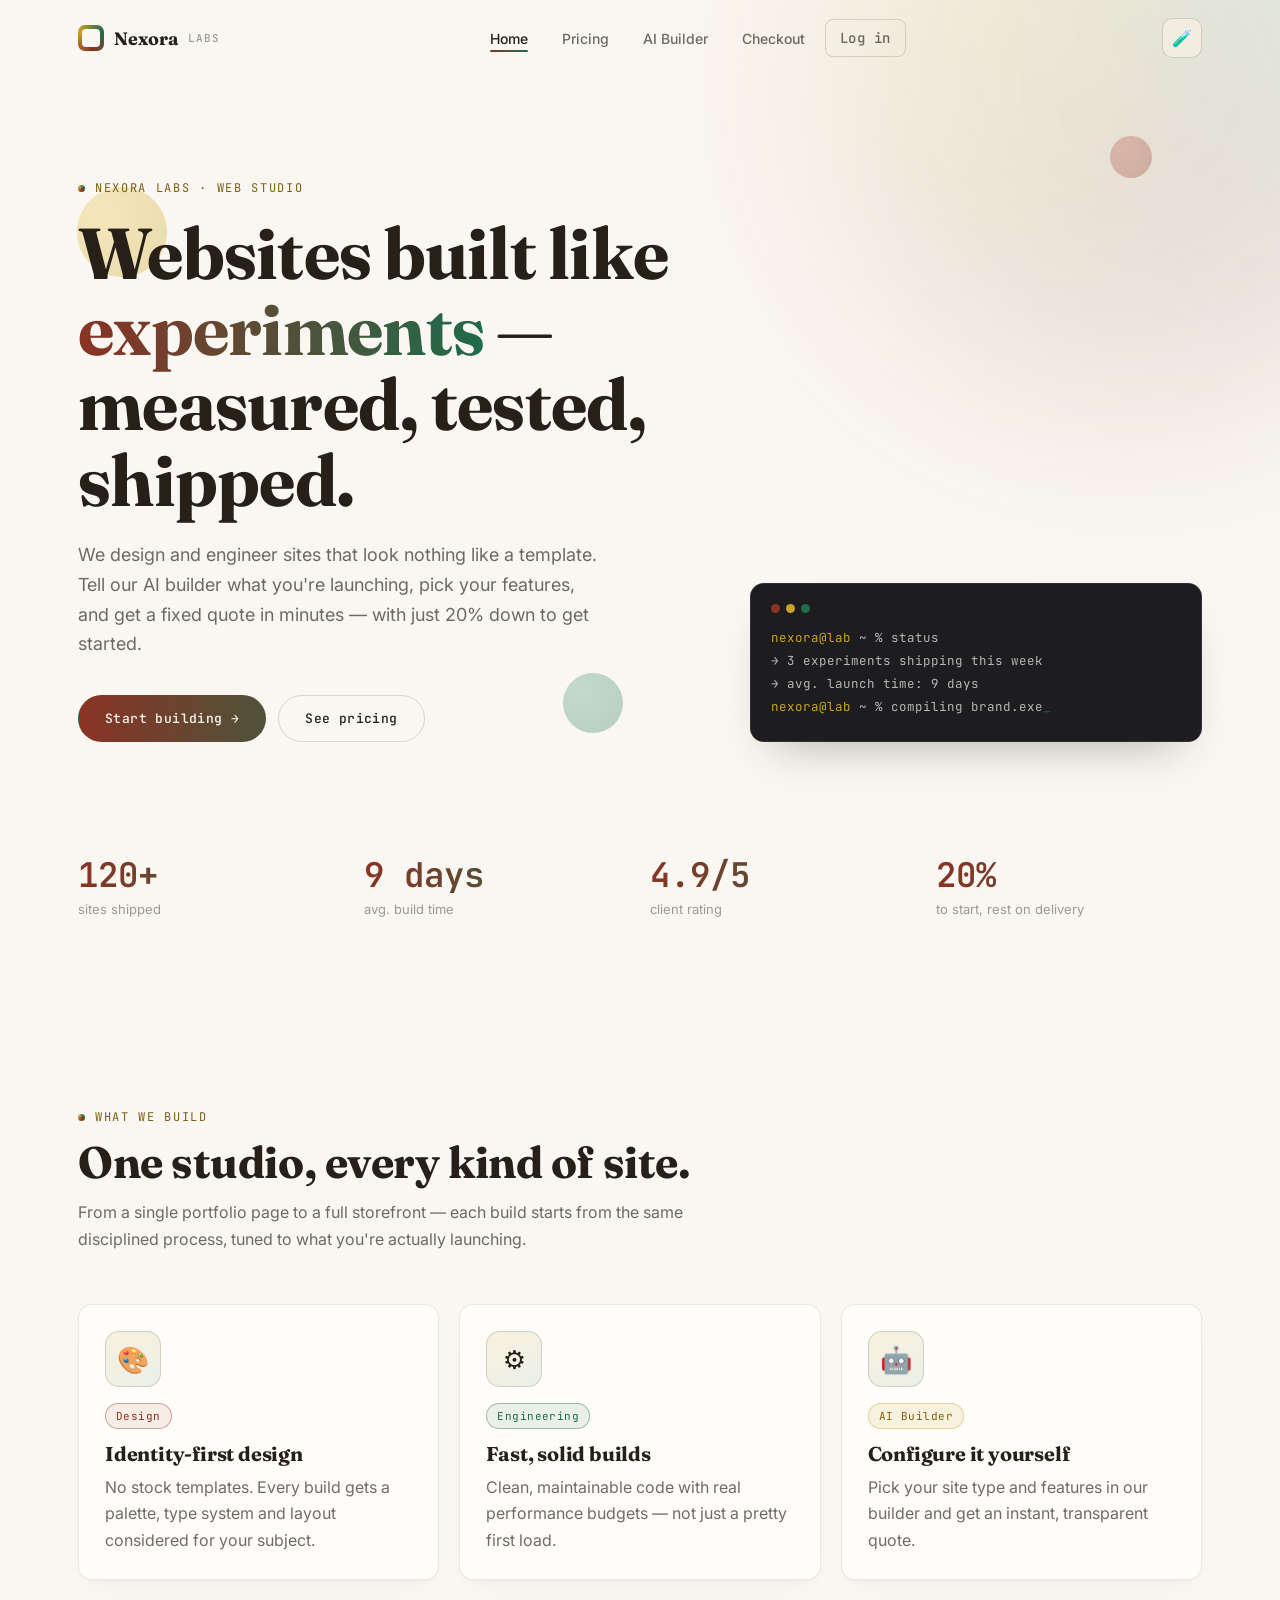
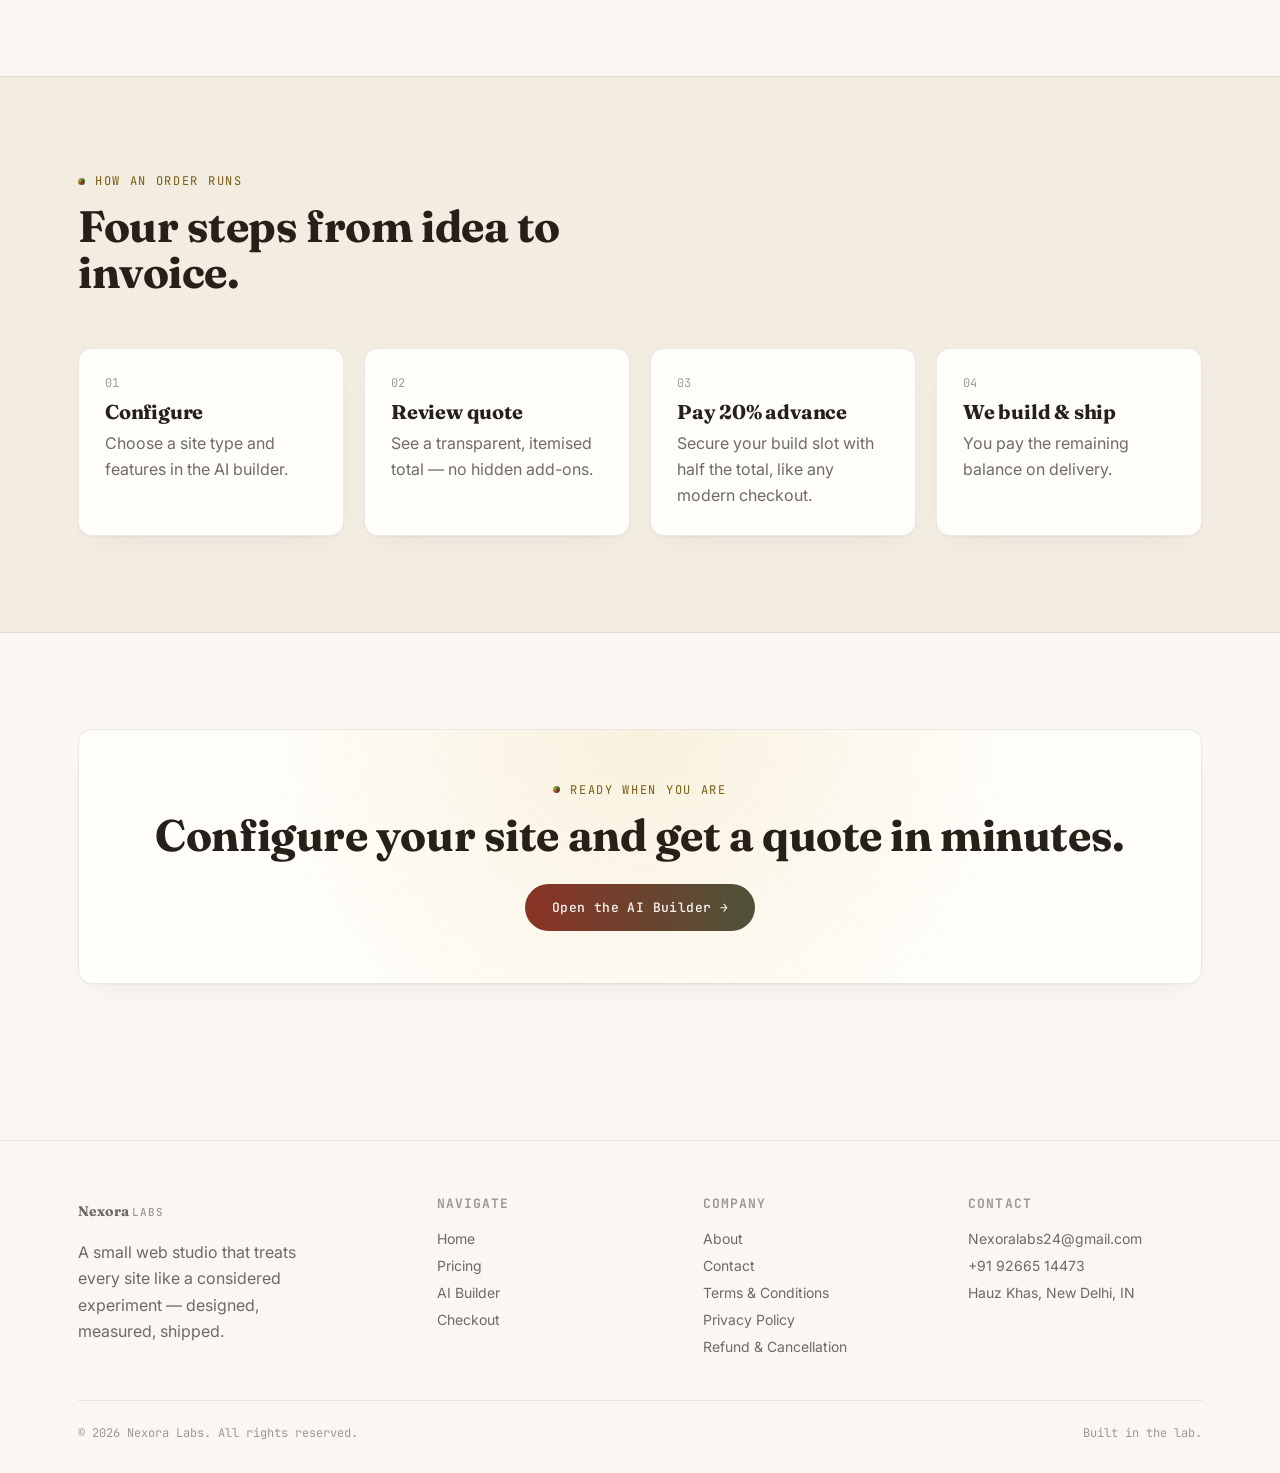
<file: index.html>
<!doctype html>
<html lang="en">
<head>
<meta charset="UTF-8">
<meta name="viewport" content="width=device-width, initial-scale=1.0">
<title>Nexora Labs — Websites, engineered.</title>
<meta name="description" content="Nexora Labs designs and builds fast, distinctive websites — pick your site type and features with our AI builder and launch with a 20% advance.">
<link rel="preconnect" href="https://fonts.googleapis.com">
<link rel="icon" type="image/svg+xml" href="assets/favicon.svg">
<link rel="stylesheet" href="css/style.css">
</head>
<body>

<nav class="nav">
  <div class="nav-inner">
    <a href="index.html" class="brand"><span class="brand-mark"></span>Nexora <small>LABS</small></a>
    <ul class="nav-links">
      <li><a href="index.html" data-nav="index.html" class="active">Home</a></li>
      <li><a href="pricing.html" data-nav="pricing.html">Pricing</a></li>
      <li><a href="builder.html" data-nav="builder.html">AI Builder</a></li>
      <li><a href="checkout.html" data-nav="checkout.html">Checkout</a></li>
      <li data-auth-slot><a href="login.html" class="btn btn-outline btn-sm">Log in</a></li>
    </ul>
    <div class="nav-actions">
      <a href="checkout.html" class="cart-btn" aria-label="View cart">
        🧪
        <span class="cart-count" data-cart-count style="display:none;">0</span>
      </a>
      <button class="nav-toggle btn btn-outline btn-sm" aria-label="Menu" aria-expanded="false">Menu</button>
    </div>
  </div>
</nav>

<main class="page-fade">

  <!-- HERO -->
  <header class="hero">
    <div class="orb" aria-hidden="true"></div>
    <span class="float-shape" aria-hidden="true" style="width:90px;height:90px;top:22%;left:6%;background:radial-gradient(circle at 30% 30%,#e8c85a,#c9a227);opacity:.35;"></span>
<span class="float-shape" aria-hidden="true" style="width:60px;height:60px;bottom:14%;left:44%;background:radial-gradient(circle at 30% 30%,#3f9a72,#1f6b4a);opacity:.3;animation-delay:-3s;"></span>
<span class="float-shape" aria-hidden="true" style="width:42px;height:42px;top:16%;right:10%;background:radial-gradient(circle at 30% 30%,#b8523f,#8a3324);opacity:.3;animation-delay:-6s;"></span>
    <div class="container hero-grid">
      <div>
        <div class="eyebrow">NEXORA LABS · WEB STUDIO</div>
        <h1>Websites built like <em>experiments</em> — measured, tested, shipped.</h1>
        <p class="lede">We design and engineer sites that look nothing like a template. Tell our AI builder what you're launching, pick your features, and get a fixed quote in minutes — with just 20% down to get started.</p>
        <div class="hero-cta">
          <a href="builder.html" class="btn btn-grad">Start building →</a>
          <a href="pricing.html" class="btn btn-outline">See pricing</a>
        </div>
      </div>
      <div class="console" aria-hidden="true">
        <div class="console-head"><span></span><span></span><span></span></div>
        <div class="console-line"><span class="prompt">nexora@lab</span> ~ % status</div>
        <div class="console-line">→ 3 experiments shipping this week</div>
        <div class="console-line">→ avg. launch time: 9 days</div>
        <div class="console-line"><span class="prompt">nexora@lab</span> ~ % <span class="typecursor" data-type-lines='["compiling brand.exe","optimising for humans","shipping pixels.js","measuring first impressions"]'></span></div>
      </div>
    </div>
  </header>

  <!-- STATS -->
  <section class="section" style="padding-top:0;">
    <div class="container">
      <div class="grid-4 reveal">
        <div class="stat"><div class="num">120+</div><div class="label">sites shipped</div></div>
        <div class="stat"><div class="num">9 days</div><div class="label">avg. build time</div></div>
        <div class="stat"><div class="num">4.9/5</div><div class="label">client rating</div></div>
        <div class="stat"><div class="num">20%</div><div class="label">to start, rest on delivery</div></div>
      </div>
    </div>
  </section>

  <!-- SERVICES -->
  <section class="section" id="services">
    <div class="container">
      <div class="section-head reveal">
        <div class="eyebrow">WHAT WE BUILD</div>
        <h2>One studio, every kind of site.</h2>
        <p>From a single portfolio page to a full storefront — each build starts from the same disciplined process, tuned to what you're actually launching.</p>
      </div>
      <div class="grid-3 reveal">
        <div class="card">
          <div class="icon-badge lg">🎨</div>
          <div class="tag red" style="margin-top:16px;">Design</div>
          <h3 style="margin-top:14px;">Identity-first design</h3>
          <p style="margin-top:10px;">No stock templates. Every build gets a palette, type system and layout considered for your subject.</p>
        </div>
        <div class="card">
          <div class="icon-badge lg">⚙️</div>
          <div class="tag blue" style="margin-top:16px;">Engineering</div>
          <h3 style="margin-top:14px;">Fast, solid builds</h3>
          <p style="margin-top:10px;">Clean, maintainable code with real performance budgets — not just a pretty first load.</p>
        </div>
        <div class="card">
          <div class="icon-badge lg">🤖</div>
          <div class="tag pink" style="margin-top:16px;">AI Builder</div>
          <h3 style="margin-top:14px;">Configure it yourself</h3>
          <p style="margin-top:10px;">Pick your site type and features in our builder and get an instant, transparent quote.</p>
        </div>
      </div>
    </div>
  </section>

  <!-- PROCESS (legitimately sequential, so numbering earns its place) -->
  <section class="section" style="background:var(--black-soft); border-top:1px solid var(--line); border-bottom:1px solid var(--line);">
    <div class="container">
      <div class="section-head reveal">
        <div class="eyebrow">HOW AN ORDER RUNS</div>
        <h2>Four steps from idea to invoice.</h2>
      </div>
      <div class="grid-4 reveal">
        <div class="card">
          <div style="font-family:var(--font-mono); color:var(--white-faint); font-size:12px;">01</div>
          <h3 style="margin-top:10px;">Configure</h3>
          <p style="margin-top:8px;">Choose a site type and features in the AI builder.</p>
        </div>
        <div class="card">
          <div style="font-family:var(--font-mono); color:var(--white-faint); font-size:12px;">02</div>
          <h3 style="margin-top:10px;">Review quote</h3>
          <p style="margin-top:8px;">See a transparent, itemised total — no hidden add-ons.</p>
        </div>
        <div class="card">
          <div style="font-family:var(--font-mono); color:var(--white-faint); font-size:12px;">03</div>
          <h3 style="margin-top:10px;">Pay 20% advance</h3>
          <p style="margin-top:8px;">Secure your build slot with half the total, like any modern checkout.</p>
        </div>
        <div class="card">
          <div style="font-family:var(--font-mono); color:var(--white-faint); font-size:12px;">04</div>
          <h3 style="margin-top:10px;">We build & ship</h3>
          <p style="margin-top:8px;">You pay the remaining balance on delivery.</p>
        </div>
      </div>
    </div>
  </section>

  <!-- CTA -->
  <section class="section">
    <div class="container">
      <div class="card reveal" style="padding:52px; text-align:center; background:radial-gradient(circle at 50% 0%, var(--pink-dim), transparent 60%), var(--black-panel);">
        <div class="eyebrow" style="justify-content:center;">READY WHEN YOU ARE</div>
        <h2 style="margin-top:14px;">Configure your site and get a quote in minutes.</h2>
        <div class="hero-cta" style="justify-content:center; margin-top:26px;">
          <a href="builder.html" class="btn btn-grad">Open the AI Builder →</a>
        </div>
      </div>
    </div>
  </section>

</main>

<footer class="footer">
  <div class="container">
    <div class="footer-grid">
      <div>
        <a href="index.html" class="brand"><span class="brand-mark"></span>Nexora <small>LABS</small></a>
        <p style="margin-top:14px; max-width:260px;">A small web studio that treats every site like a considered experiment — designed, measured, shipped.</p>
      </div>
      <div>
        <h4>Navigate</h4>
        <a href="index.html">Home</a>
        <a href="pricing.html">Pricing</a>
        <a href="builder.html">AI Builder</a>
        <a href="checkout.html">Checkout</a>
      </div>
      <div>
        <h4>Company</h4>
        <a href="about.html">About</a>
        <a href="contact.html">Contact</a>
        <a href="terms.html">Terms & Conditions</a>
        <a href="privacy.html">Privacy Policy</a>
        <a href="refund.html">Refund & Cancellation</a>
      </div>
      <div>
        <h4>Contact</h4>
        <a href="mailto:Nexoralabs24@gmail.com">Nexoralabs24@gmail.com</a>
        <a href="tel:+919266514473">+91 92665 14473</a>
        <a href="contact.html">Hauz Khas, New Delhi, IN</a>
      </div>
    </div>
    <div class="footer-bottom">
      <span>© <span id="year"></span> Nexora Labs. All rights reserved.</span>
      <span>Built in the lab.</span>
    </div>
  </div>
</footer>

<script>document.getElementById('year').textContent = new Date().getFullYear();</script>
<script src="js/cart.js"></script>
<script src="js/main.js"></script>
</body>
</html>
</file>
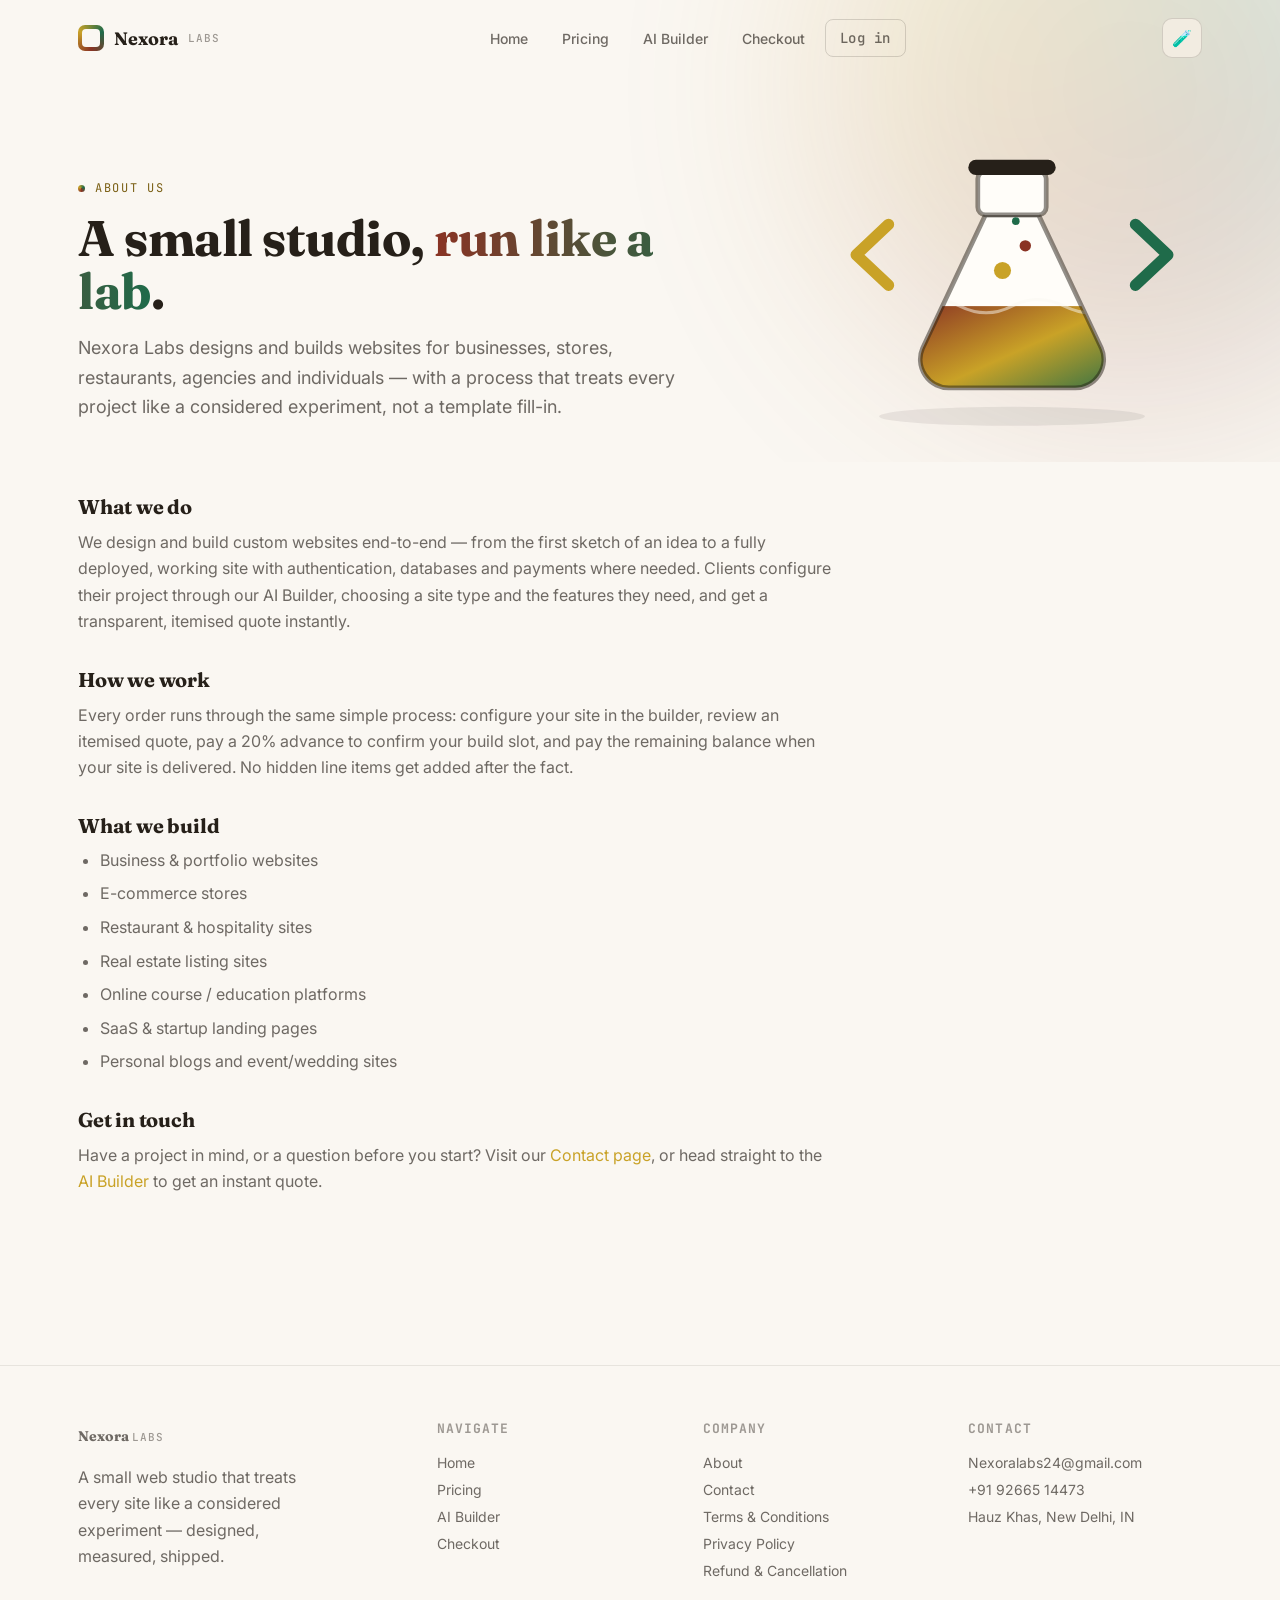
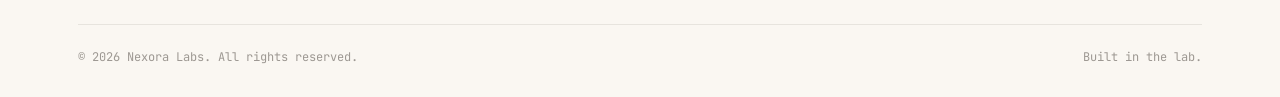
<file: about.html>
<!doctype html>
<html lang="en">
<head>
<meta charset="UTF-8">
<meta name="viewport" content="width=device-width, initial-scale=1.0">
<title>About — Nexora Labs</title>
<meta name="description" content="Nexora Labs is a web design and development studio building fast, distinctive websites for businesses, stores, restaurants and more.">
<link rel="icon" type="image/svg+xml" href="assets/favicon.svg">
<link rel="stylesheet" href="css/style.css">
<style>
  .legal-content{ max-width:760px; }
  .legal-content h3{ margin-top:34px; margin-bottom:12px; }
  .legal-content p{ margin-bottom:14px; }
  .legal-content ul{ list-style:disc; padding-left:22px; margin-bottom:14px; }
  .legal-content ul li{ color:var(--white-dim); margin-bottom:8px; line-height:1.6; }
  .updated-note{ font-family:var(--font-mono); font-size:12px; color:var(--white-faint); margin-top:14px; }
</style>
</head>
<body>

<nav class="nav">
  <div class="nav-inner">
    <a href="index.html" class="brand"><span class="brand-mark"></span>Nexora <small>LABS</small></a>
    <ul class="nav-links">
      <li><a href="index.html" data-nav="index.html">Home</a></li>
      <li><a href="pricing.html" data-nav="pricing.html">Pricing</a></li>
      <li><a href="builder.html" data-nav="builder.html">AI Builder</a></li>
      <li><a href="checkout.html" data-nav="checkout.html">Checkout</a></li>
      <li data-auth-slot><a href="login.html" class="btn btn-outline btn-sm">Log in</a></li>
    </ul>
    <div class="nav-actions">
      <a href="checkout.html" class="cart-btn" aria-label="View cart">🧪<span class="cart-count" data-cart-count style="display:none;">0</span></a>
      <button class="nav-toggle btn btn-outline btn-sm" aria-label="Menu" aria-expanded="false">Menu</button>
    </div>
  </div>
</nav>

<main class="page-fade">
  <header class="hero" style="padding-bottom:40px;">
    <div class="orb" aria-hidden="true" style="opacity:.18;"></div>
    <img class="hero-art" src="assets/art-about.svg" alt="" aria-hidden="true">
    <div class="container">
      <div class="eyebrow">ABOUT US</div>
      <h1 style="font-size:clamp(32px,5vw,50px); margin-top:16px;">A small studio, <em>run like a lab</em>.</h1>
      <p class="lede" style="margin-top:16px;">Nexora Labs designs and builds websites for businesses, stores, restaurants, agencies and individuals — with a process that treats every project like a considered experiment, not a template fill-in.</p>
    </div>
  </header>

  <section class="section" style="padding-top:0;">
    <div class="container">
      <div class="legal-content reveal">
        <h3>What we do</h3>
        <p>We design and build custom websites end-to-end — from the first sketch of an idea to a fully deployed, working site with authentication, databases and payments where needed. Clients configure their project through our AI Builder, choosing a site type and the features they need, and get a transparent, itemised quote instantly.</p>

        <h3>How we work</h3>
        <p>Every order runs through the same simple process: configure your site in the builder, review an itemised quote, pay a 20% advance to confirm your build slot, and pay the remaining balance when your site is delivered. No hidden line items get added after the fact.</p>

        <h3>What we build</h3>
        <ul>
          <li>Business & portfolio websites</li>
          <li>E-commerce stores</li>
          <li>Restaurant & hospitality sites</li>
          <li>Real estate listing sites</li>
          <li>Online course / education platforms</li>
          <li>SaaS & startup landing pages</li>
          <li>Personal blogs and event/wedding sites</li>
        </ul>

        <h3>Get in touch</h3>
        <p>Have a project in mind, or a question before you start? Visit our <a href="contact.html" style="color:var(--pink);">Contact page</a>, or head straight to the <a href="builder.html" style="color:var(--pink);">AI Builder</a> to get an instant quote.</p>
      </div>
    </div>
  </section>
</main>

<footer class="footer">
  <div class="container">
    <div class="footer-grid">
      <div>
        <a href="index.html" class="brand"><span class="brand-mark"></span>Nexora <small>LABS</small></a>
        <p style="margin-top:14px; max-width:260px;">A small web studio that treats every site like a considered experiment — designed, measured, shipped.</p>
      </div>
      <div>
        <h4>Navigate</h4>
        <a href="index.html">Home</a>
        <a href="pricing.html">Pricing</a>
        <a href="builder.html">AI Builder</a>
        <a href="checkout.html">Checkout</a>
      </div>
      <div>
        <h4>Company</h4>
        <a href="about.html">About</a>
        <a href="contact.html">Contact</a>
        <a href="terms.html">Terms & Conditions</a>
        <a href="privacy.html">Privacy Policy</a>
        <a href="refund.html">Refund & Cancellation</a>
      </div>
      <div>
        <h4>Contact</h4>
        <a href="mailto:Nexoralabs24@gmail.com">Nexoralabs24@gmail.com</a>
        <a href="tel:+919266514473">+91 92665 14473</a>
        <a href="#">Hauz Khas, New Delhi, IN</a>
      </div>
    </div>
    <div class="footer-bottom">
      <span>© <span id="year"></span> Nexora Labs. All rights reserved.</span>
      <span>Built in the lab.</span>
    </div>
  </div>
</footer>

<script>document.getElementById('year').textContent = new Date().getFullYear();</script>
<script src="js/cart.js"></script>
<script src="js/main.js"></script>
</body>
</html>
</file>
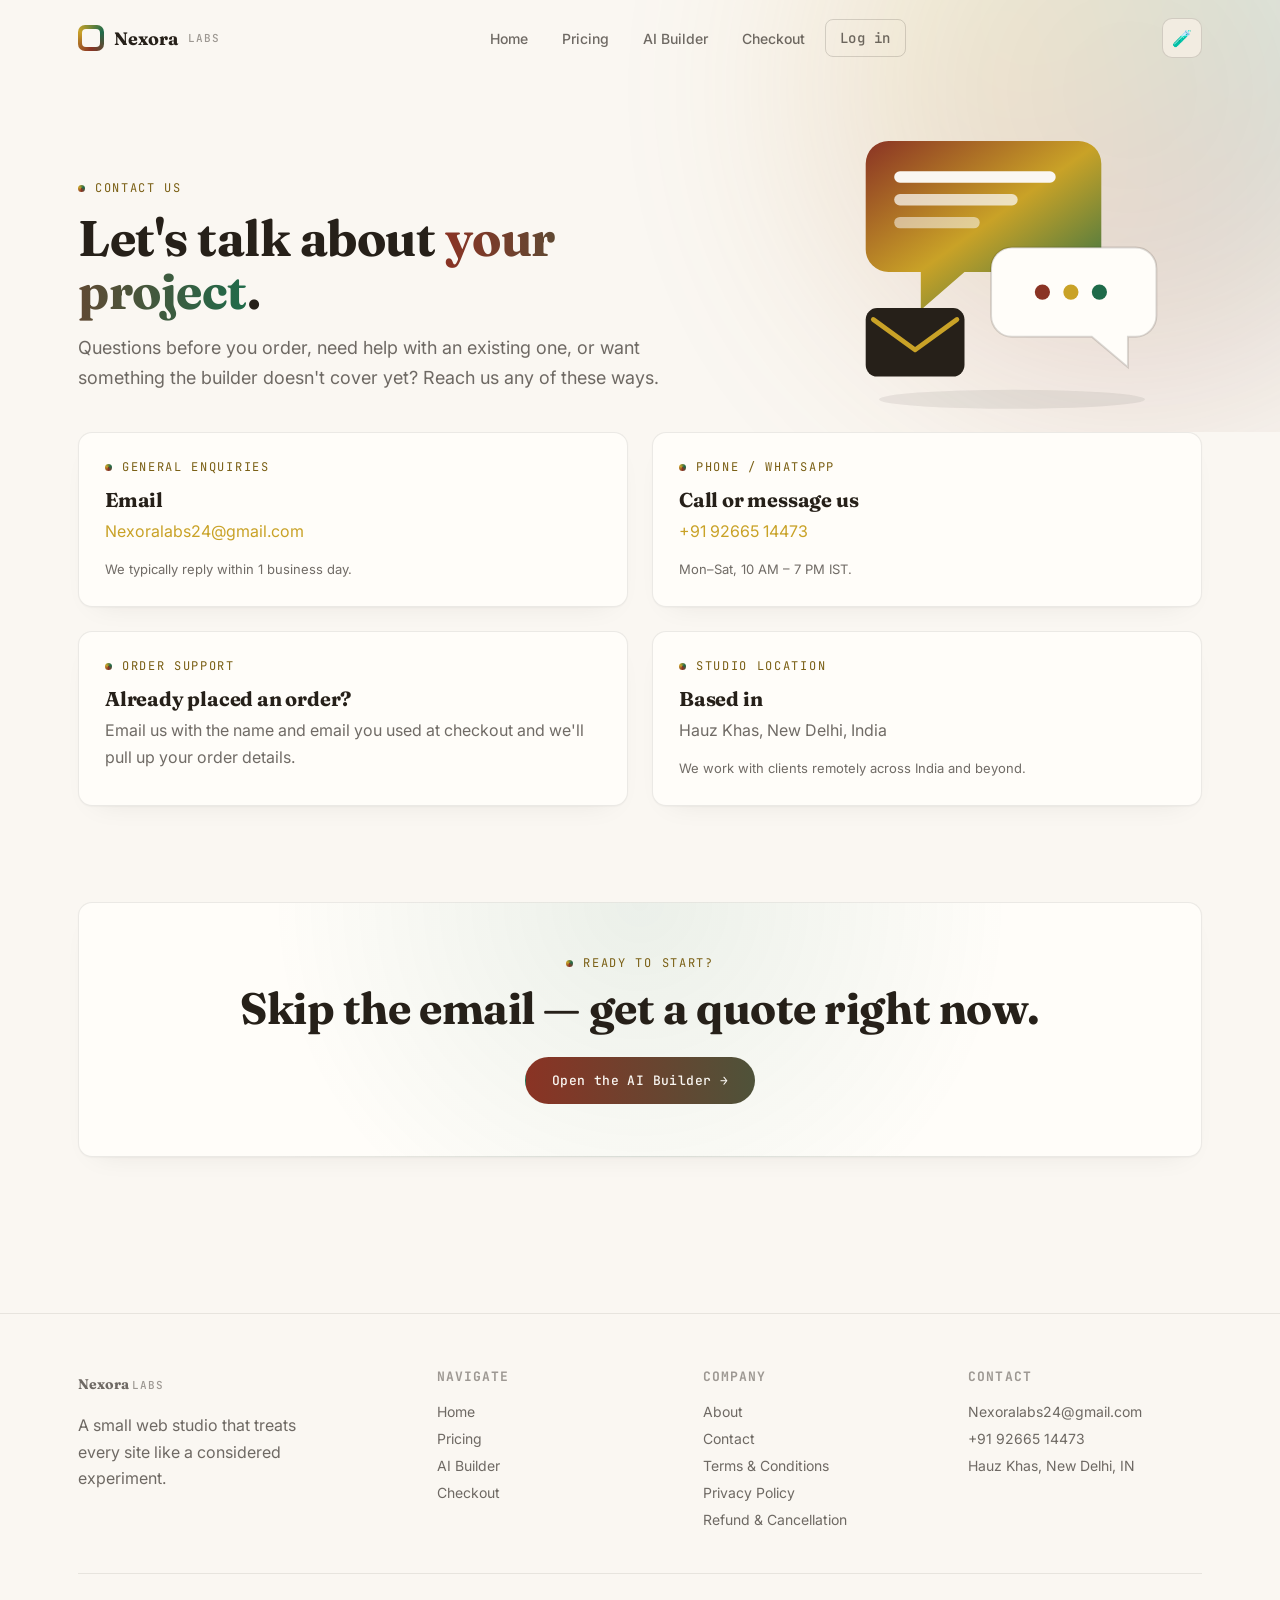
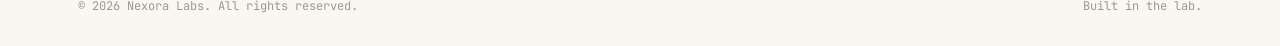
<file: contact.html>
<!doctype html>
<html lang="en">
<head>
<meta charset="UTF-8">
<meta name="viewport" content="width=device-width, initial-scale=1.0">
<title>Contact — Nexora Labs</title>
<meta name="description" content="Get in touch with Nexora Labs to discuss your website project, ask about an order, or get support.">
<link rel="icon" type="image/svg+xml" href="assets/favicon.svg">
<link rel="stylesheet" href="css/style.css">
<style>
  .contact-grid{ display:grid; grid-template-columns:1fr 1fr; gap:24px; }
  @media (max-width:800px){ .contact-grid{ grid-template-columns:1fr; } }
</style>
</head>
<body>

<nav class="nav">
  <div class="nav-inner">
    <a href="index.html" class="brand"><span class="brand-mark"></span>Nexora <small>LABS</small></a>
    <ul class="nav-links">
      <li><a href="index.html" data-nav="index.html">Home</a></li>
      <li><a href="pricing.html" data-nav="pricing.html">Pricing</a></li>
      <li><a href="builder.html" data-nav="builder.html">AI Builder</a></li>
      <li><a href="checkout.html" data-nav="checkout.html">Checkout</a></li>
      <li data-auth-slot><a href="login.html" class="btn btn-outline btn-sm">Log in</a></li>
    </ul>
    <div class="nav-actions">
      <a href="checkout.html" class="cart-btn" aria-label="View cart">🧪<span class="cart-count" data-cart-count style="display:none;">0</span></a>
      <button class="nav-toggle btn btn-outline btn-sm" aria-label="Menu" aria-expanded="false">Menu</button>
    </div>
  </div>
</nav>

<main class="page-fade">
  <header class="hero" style="padding-bottom:40px;">
    <div class="orb" aria-hidden="true" style="opacity:.18;"></div>
    <img class="hero-art" src="assets/art-contact.svg" alt="" aria-hidden="true">
    <div class="container">
      <div class="eyebrow">CONTACT US</div>
      <h1 style="font-size:clamp(32px,5vw,50px); margin-top:16px;">Let's talk about <em>your project</em>.</h1>
      <p class="lede" style="margin-top:16px;">Questions before you order, need help with an existing one, or want something the builder doesn't cover yet? Reach us any of these ways.</p>
    </div>
  </header>

  <section class="section" style="padding-top:0;">
    <div class="container contact-grid">
      <div class="card reveal">
        <div class="eyebrow">GENERAL ENQUIRIES</div>
        <h3 style="margin-top:14px;">Email</h3>
        <p style="margin-top:8px;"><a href="mailto:Nexoralabs24@gmail.com" style="color:var(--pink);">Nexoralabs24@gmail.com</a></p>
        <p style="margin-top:14px; font-size:13px;">We typically reply within 1 business day.</p>
      </div>
      <div class="card reveal">
        <div class="eyebrow">PHONE / WHATSAPP</div>
        <h3 style="margin-top:14px;">Call or message us</h3>
        <p style="margin-top:8px;"><a href="tel:+919266514473" style="color:var(--pink);">+91 92665 14473</a></p>
        <p style="margin-top:14px; font-size:13px;">Mon–Sat, 10 AM – 7 PM IST.</p>
      </div>
      <div class="card reveal">
        <div class="eyebrow">ORDER SUPPORT</div>
        <h3 style="margin-top:14px;">Already placed an order?</h3>
        <p style="margin-top:8px;">Email us with the name and email you used at checkout and we'll pull up your order details.</p>
      </div>
      <div class="card reveal">
        <div class="eyebrow">STUDIO LOCATION</div>
        <h3 style="margin-top:14px;">Based in</h3>
        <p style="margin-top:8px;">Hauz Khas, New Delhi, India</p>
        <p style="margin-top:14px; font-size:13px;">We work with clients remotely across India and beyond.</p>
      </div>
    </div>
  </section>

  <section class="section" style="padding-top:0;">
    <div class="container">
      <div class="card reveal" style="padding:52px; text-align:center; background:radial-gradient(circle at 50% 0%, var(--blue-dim), transparent 60%), var(--black-panel);">
        <div class="eyebrow" style="justify-content:center;">READY TO START?</div>
        <h2 style="margin-top:14px;">Skip the email — get a quote right now.</h2>
        <div class="hero-cta" style="justify-content:center; margin-top:26px;">
          <a href="builder.html" class="btn btn-grad">Open the AI Builder →</a>
        </div>
      </div>
    </div>
  </section>
</main>

<footer class="footer">
  <div class="container">
    <div class="footer-grid">
      <div>
        <a href="index.html" class="brand"><span class="brand-mark"></span>Nexora <small>LABS</small></a>
        <p style="margin-top:14px; max-width:260px;">A small web studio that treats every site like a considered experiment.</p>
      </div>
      <div>
        <h4>Navigate</h4>
        <a href="index.html">Home</a>
        <a href="pricing.html">Pricing</a>
        <a href="builder.html">AI Builder</a>
        <a href="checkout.html">Checkout</a>
      </div>
      <div>
        <h4>Company</h4>
        <a href="about.html">About</a>
        <a href="contact.html">Contact</a>
        <a href="terms.html">Terms & Conditions</a>
        <a href="privacy.html">Privacy Policy</a>
        <a href="refund.html">Refund & Cancellation</a>
      </div>
      <div>
        <h4>Contact</h4>
        <a href="mailto:Nexoralabs24@gmail.com">Nexoralabs24@gmail.com</a>
        <a href="tel:+919266514473">+91 92665 14473</a>
        <a href="#">Hauz Khas, New Delhi, IN</a>
      </div>
    </div>
    <div class="footer-bottom">
      <span>© <span id="year"></span> Nexora Labs. All rights reserved.</span>
      <span>Built in the lab.</span>
    </div>
  </div>
</footer>

<script>document.getElementById('year').textContent = new Date().getFullYear();</script>
<script src="js/cart.js"></script>
<script src="js/main.js"></script>
</body>
</html>
</file>
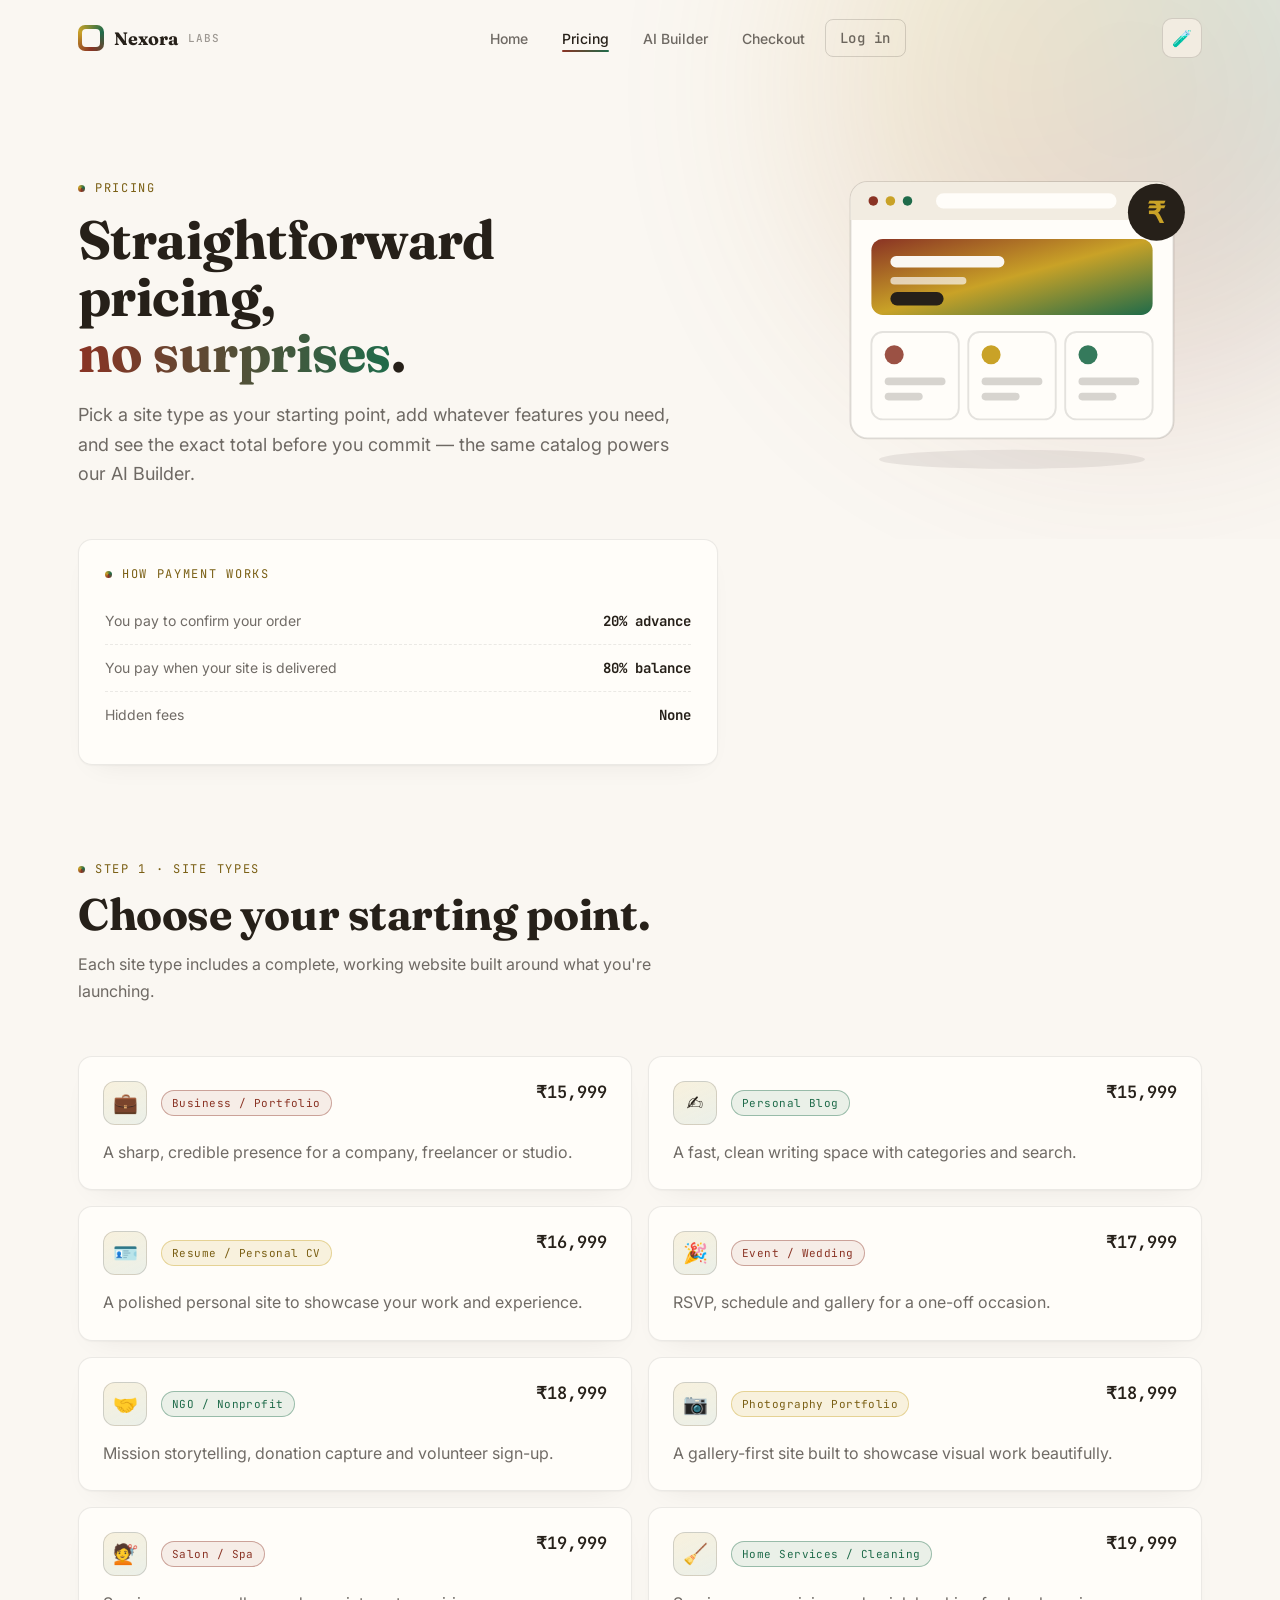
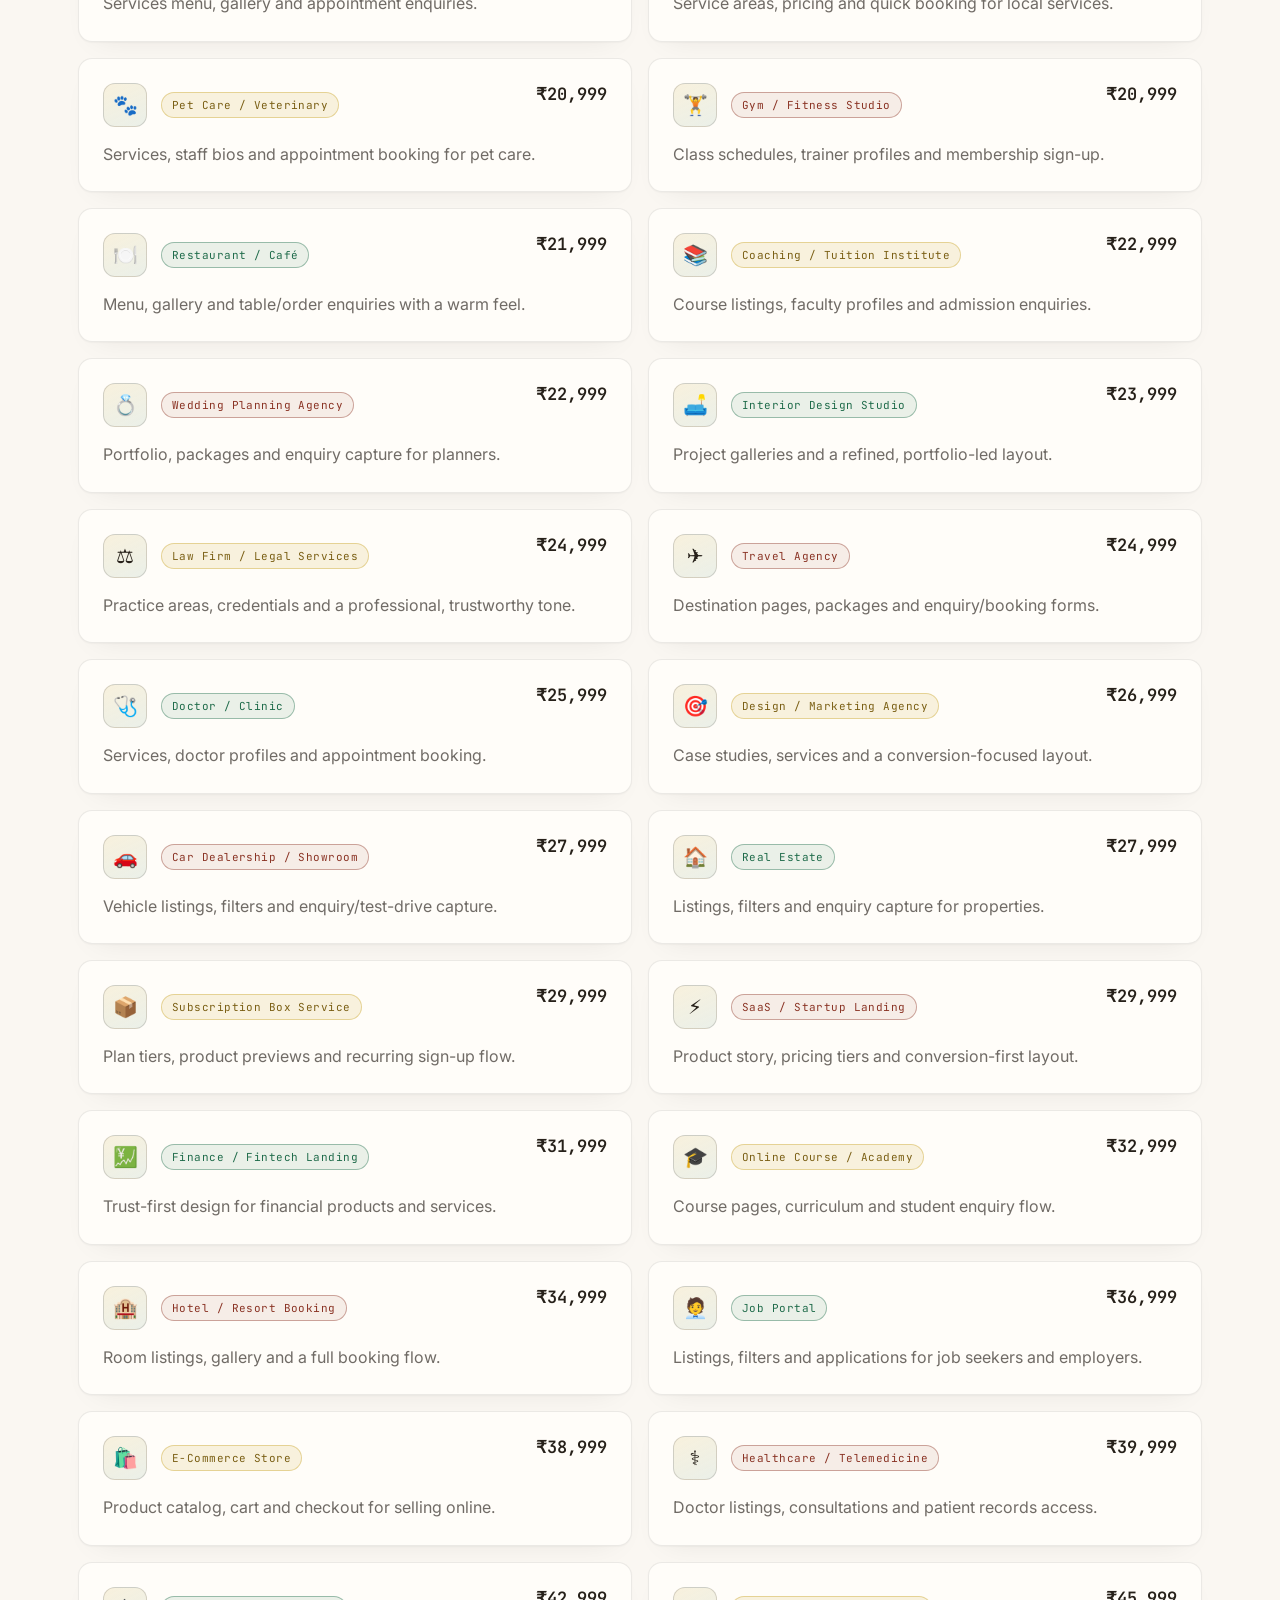
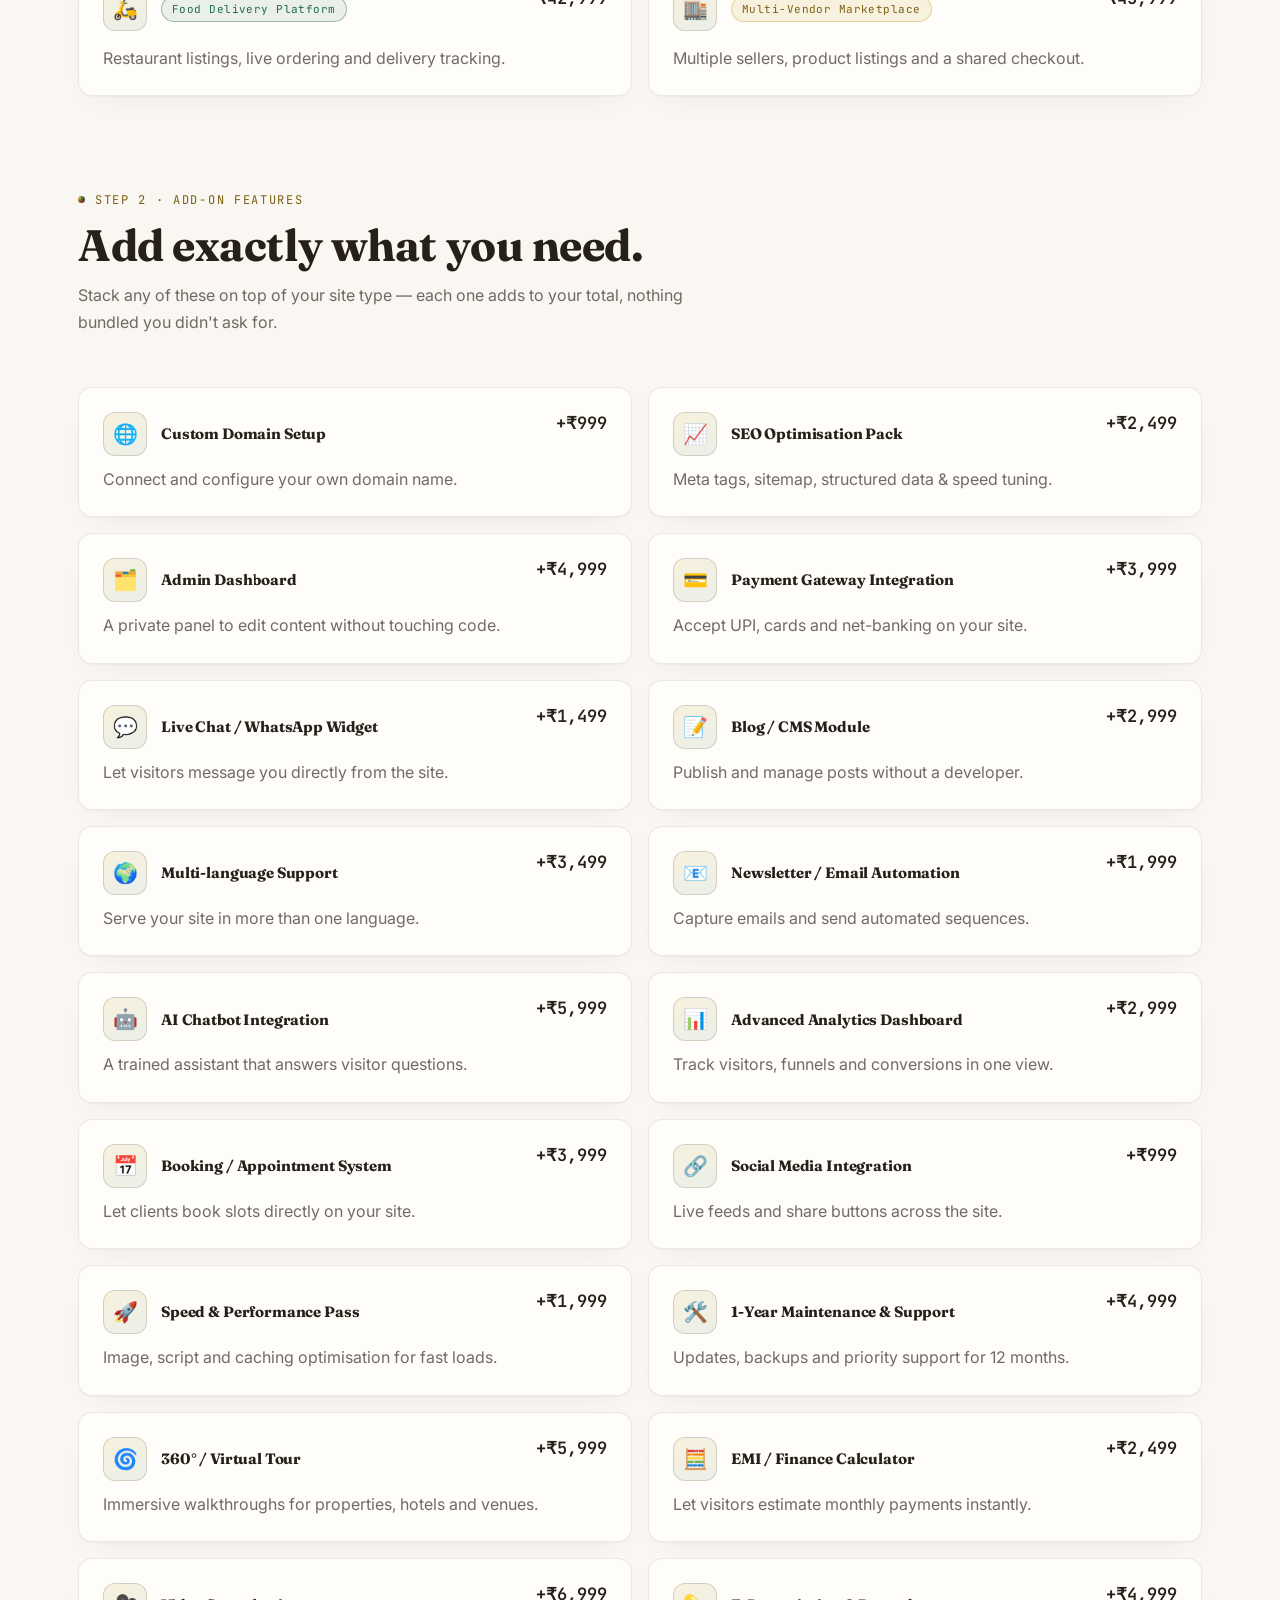
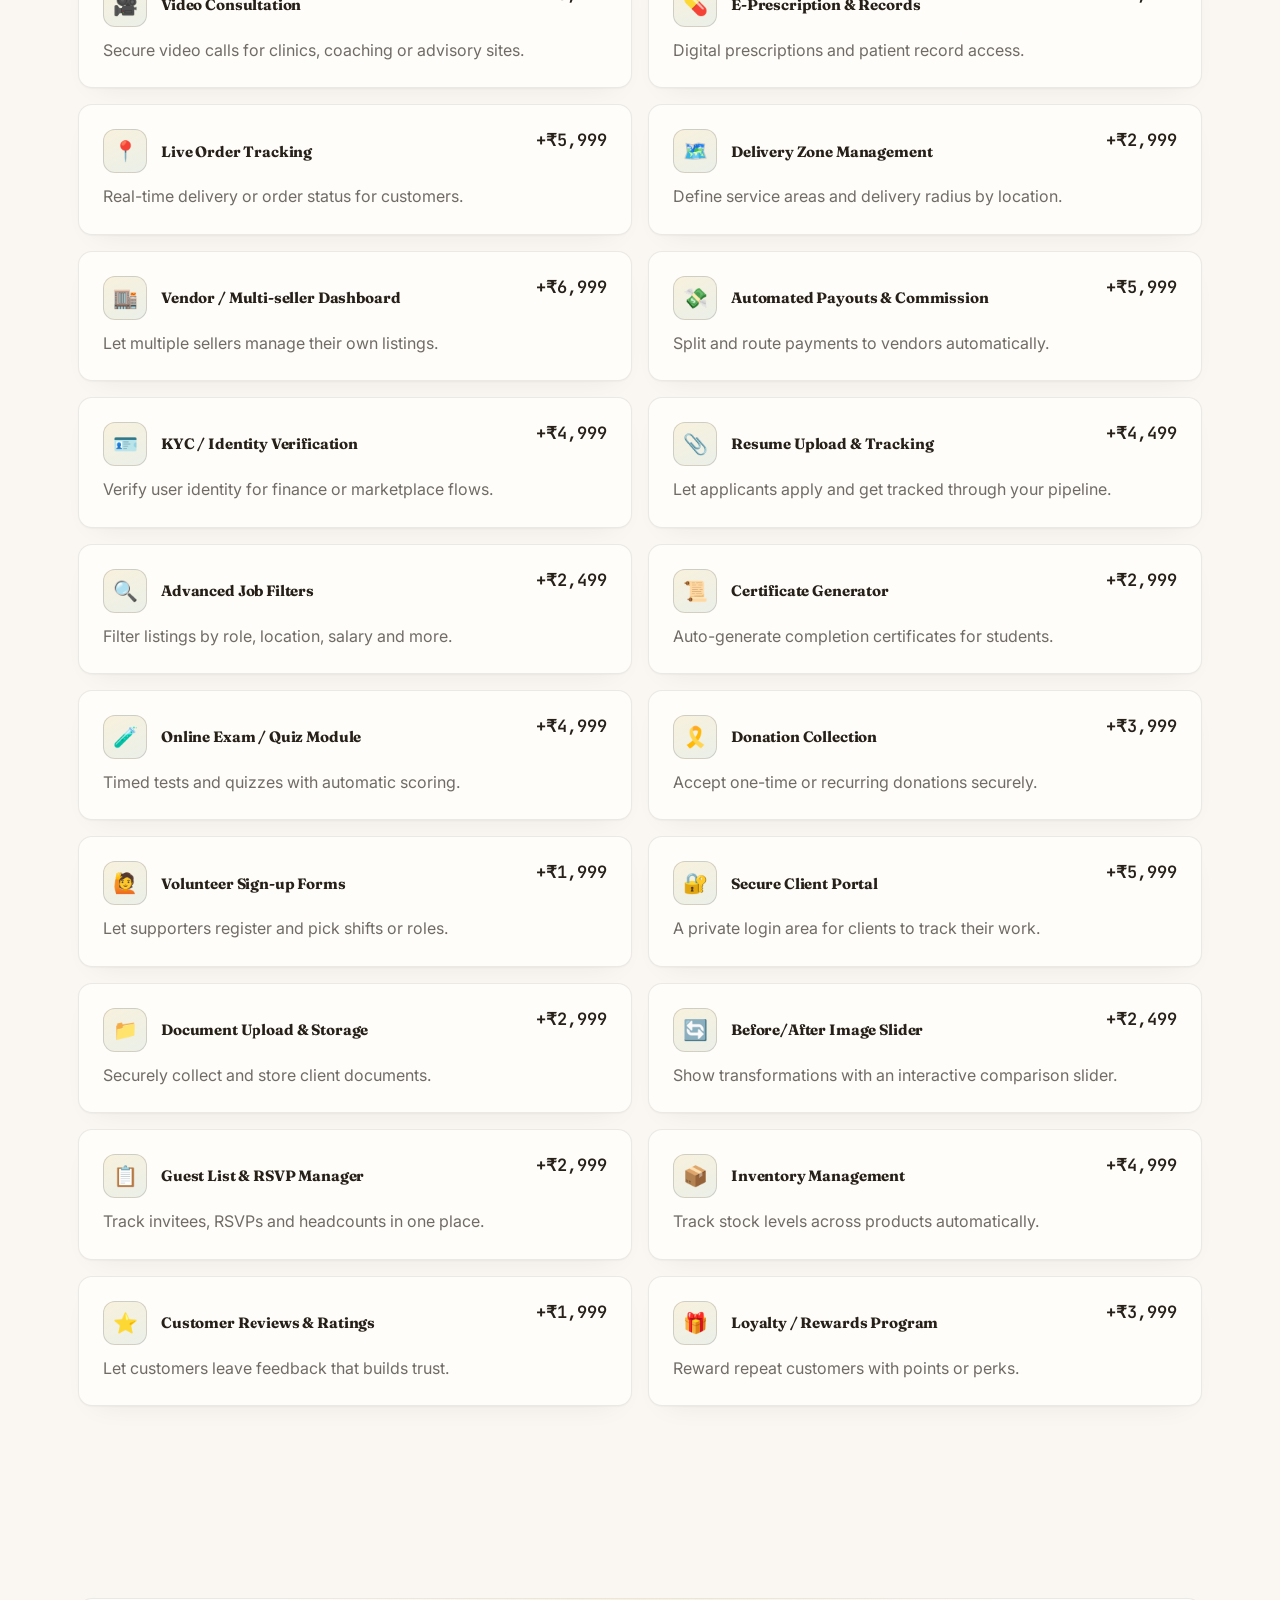
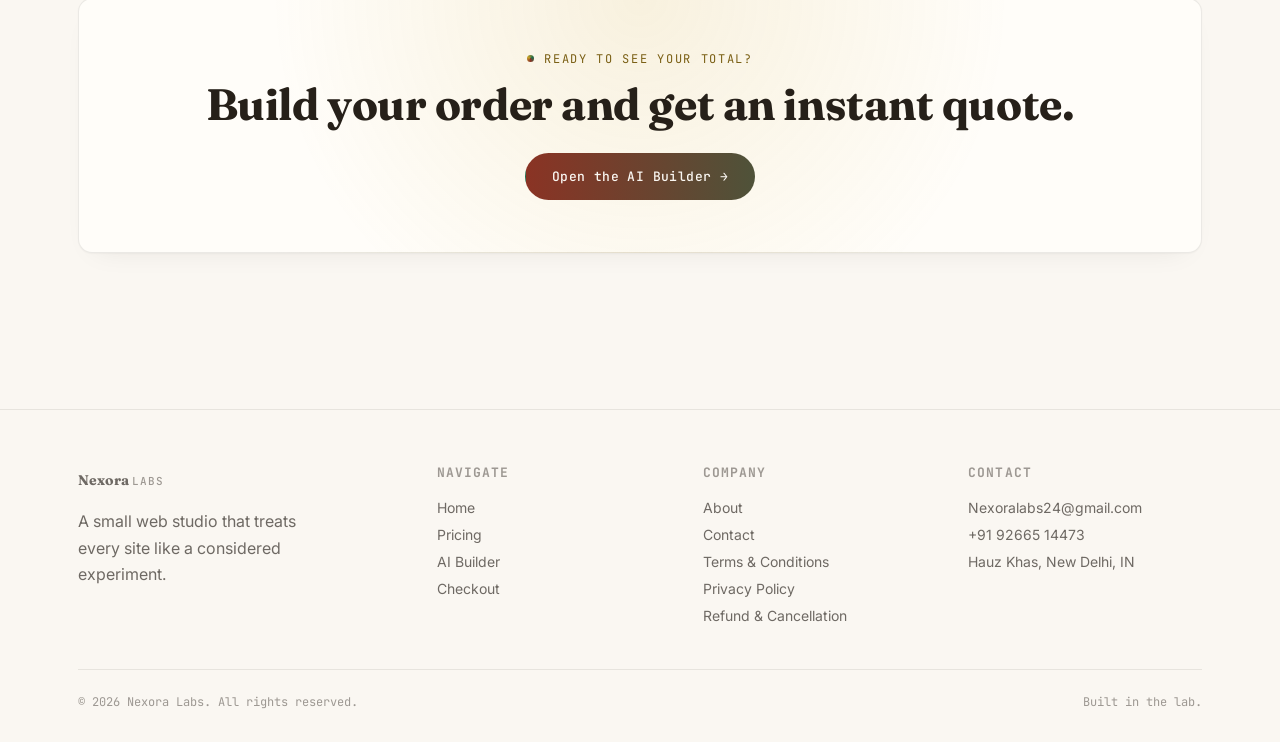
<file: pricing.html>
<!doctype html>
<html lang="en">
<head>
<meta charset="UTF-8">
<meta name="viewport" content="width=device-width, initial-scale=1.0">
<title>Pricing — Nexora Labs</title>
<meta name="description" content="Transparent pricing for Nexora Labs websites — site types and add-on features, with a 20% advance to start and the rest due on delivery.">
<link rel="icon" type="image/svg+xml" href="assets/favicon.svg">
<link rel="stylesheet" href="css/style.css">
<style>
  .price-grid{ display:grid; grid-template-columns:repeat(2,1fr); gap:16px; }
  .price-card{ padding:24px; }
  .price-card-top{ display:flex; justify-content:space-between; align-items:flex-start; gap:12px; }
  .price-tag{ font-family:var(--font-mono); font-size:17px; font-weight:600; color:var(--white); white-space:nowrap; }
  .how-row{ display:flex; justify-content:space-between; padding:14px 0; border-bottom:1px dashed var(--line); font-size:14px; color:var(--white-dim); }
  .how-row:last-child{ border-bottom:none; }
  .how-row strong{ color:var(--white); font-family:var(--font-mono); }
  @media (max-width:900px){ .price-grid{ grid-template-columns:1fr; } }
</style>
</head>
<body>

<nav class="nav">
  <div class="nav-inner">
    <a href="index.html" class="brand"><span class="brand-mark"></span>Nexora <small>LABS</small></a>
    <ul class="nav-links">
      <li><a href="index.html" data-nav="index.html">Home</a></li>
      <li><a href="pricing.html" data-nav="pricing.html" class="active">Pricing</a></li>
      <li><a href="builder.html" data-nav="builder.html">AI Builder</a></li>
      <li><a href="checkout.html" data-nav="checkout.html">Checkout</a></li>
      <li data-auth-slot><a href="login.html" class="btn btn-outline btn-sm">Log in</a></li>
    </ul>
    <div class="nav-actions">
      <a href="checkout.html" class="cart-btn" aria-label="View cart">🧪<span class="cart-count" data-cart-count style="display:none;">0</span></a>
      <button class="nav-toggle btn btn-outline btn-sm" aria-label="Menu" aria-expanded="false">Menu</button>
    </div>
  </div>
</nav>

<main class="page-fade">
  <header class="hero" style="padding-bottom:50px;">
    <div class="orb" aria-hidden="true" style="opacity:.18;"></div>
    <img class="hero-art" src="assets/art-pricing.svg" alt="" aria-hidden="true">
    <div class="container">
      <div class="eyebrow">PRICING</div>
      <h1 style="font-size:clamp(32px,5vw,54px); margin-top:16px;">Straightforward pricing,<br><em>no surprises</em>.</h1>
      <p class="lede" style="margin-top:18px;">Pick a site type as your starting point, add whatever features you need, and see the exact total before you commit — the same catalog powers our AI Builder.</p>
    </div>
  </header>

  <!-- How payment works -->
  <section class="section" style="padding-top:0;">
    <div class="container">
      <div class="card reveal" style="max-width:640px;">
        <div class="eyebrow">HOW PAYMENT WORKS</div>
        <div style="margin-top:16px;">
          <div class="how-row"><span>You pay to confirm your order</span><strong>20% advance</strong></div>
          <div class="how-row"><span>You pay when your site is delivered</span><strong>80% balance</strong></div>
          <div class="how-row"><span>Hidden fees</span><strong>None</strong></div>
        </div>
      </div>
    </div>
  </section>

  <!-- Site types -->
  <section class="section" style="padding-top:0;">
    <div class="container">
      <div class="section-head reveal">
        <div class="eyebrow">STEP 1 · SITE TYPES</div>
        <h2>Choose your starting point.</h2>
        <p>Each site type includes a complete, working website built around what you're launching.</p>
      </div>
      <div class="price-grid reveal" id="type-price-grid"></div>
    </div>
  </section>

  <!-- Features -->
  <section class="section" style="padding-top:0;">
    <div class="container">
      <div class="section-head reveal">
        <div class="eyebrow">STEP 2 · ADD-ON FEATURES</div>
        <h2>Add exactly what you need.</h2>
        <p>Stack any of these on top of your site type — each one adds to your total, nothing bundled you didn't ask for.</p>
      </div>
      <div class="price-grid reveal" id="feature-price-grid"></div>
    </div>
  </section>

  <!-- CTA -->
  <section class="section">
    <div class="container">
      <div class="card reveal" style="padding:52px; text-align:center; background:radial-gradient(circle at 50% 0%, var(--pink-dim), transparent 60%), var(--black-panel);">
        <div class="eyebrow" style="justify-content:center;">READY TO SEE YOUR TOTAL?</div>
        <h2 style="margin-top:14px;">Build your order and get an instant quote.</h2>
        <div class="hero-cta" style="justify-content:center; margin-top:26px;">
          <a href="builder.html" class="btn btn-grad">Open the AI Builder →</a>
        </div>
      </div>
    </div>
  </section>
</main>

<footer class="footer">
  <div class="container">
    <div class="footer-grid">
      <div>
        <a href="index.html" class="brand"><span class="brand-mark"></span>Nexora <small>LABS</small></a>
        <p style="margin-top:14px; max-width:260px;">A small web studio that treats every site like a considered experiment.</p>
      </div>
      <div>
        <h4>Navigate</h4>
        <a href="index.html">Home</a>
        <a href="pricing.html">Pricing</a>
        <a href="builder.html">AI Builder</a>
        <a href="checkout.html">Checkout</a>
      </div>
      <div>
        <h4>Company</h4>
        <a href="about.html">About</a>
        <a href="contact.html">Contact</a>
        <a href="terms.html">Terms & Conditions</a>
        <a href="privacy.html">Privacy Policy</a>
        <a href="refund.html">Refund & Cancellation</a>
      </div>
      <div>
        <h4>Contact</h4>
        <a href="mailto:Nexoralabs24@gmail.com">Nexoralabs24@gmail.com</a>
        <a href="tel:+919266514473">+91 92665 14473</a>
        <a href="contact.html">Hauz Khas, New Delhi, IN</a>
      </div>
    </div>
    <div class="footer-bottom">
      <span>© <span id="year"></span> Nexora Labs. All rights reserved.</span>
      <span>Built in the lab.</span>
    </div>
  </div>
</footer>

<script src="js/cart.js"></script>
<script src="js/main.js"></script>
<script>
  const cart = window.NexoraCart;

    const typeGrid = document.getElementById('type-price-grid');
  const typeFragment = document.createDocumentFragment();
  cart.SITE_TYPES.forEach(t => {
    const el = document.createElement('div');
    el.className = 'card price-card';
    el.innerHTML = `
      <div class="price-card-top">
        <div style="display:flex; align-items:center; gap:14px;">
          <div class="icon-badge">${cart.ICONS[t.id] || '✦'}</div>
          <div class="tag ${t.tag}">${t.name}</div>
        </div>
        <div class="price-tag">${cart.formatINR(t.price)}</div>
      </div>
      <p style="margin-top:14px;">${t.blurb}</p>
    `;
    typeFragment.appendChild(el);
  });
  typeGrid.appendChild(typeFragment);

  const featureGrid = document.getElementById('feature-price-grid');
  const featureFragment = document.createDocumentFragment();
  cart.FEATURES.forEach(f => {
    const el = document.createElement('div');
    el.className = 'card price-card';
    el.innerHTML = `
      <div class="price-card-top">
        <div style="display:flex; align-items:center; gap:14px;">
          <div class="icon-badge">${cart.ICONS[f.id] || '✦'}</div>
          <h3 style="font-size:15px;">${f.name}</h3>
        </div>
        <div class="price-tag">+${cart.formatINR(f.price)}</div>
      </div>
      <p style="margin-top:10px;">${f.blurb}</p>
    `;
    featureFragment.appendChild(el);
  });
  featureGrid.appendChild(featureFragment);

   // Show the grids immediately once populated — they were empty (zero height)
  // when the page's scroll-reveal watcher first checked them, so relying on
  // that watcher left them stuck invisible on some mobile browsers.
  typeGrid.classList.add('in');
  featureGrid.classList.add('in');

  document.getElementById('year').textContent = new Date().getFullYear();
</script>
</body>
</html>
</file>
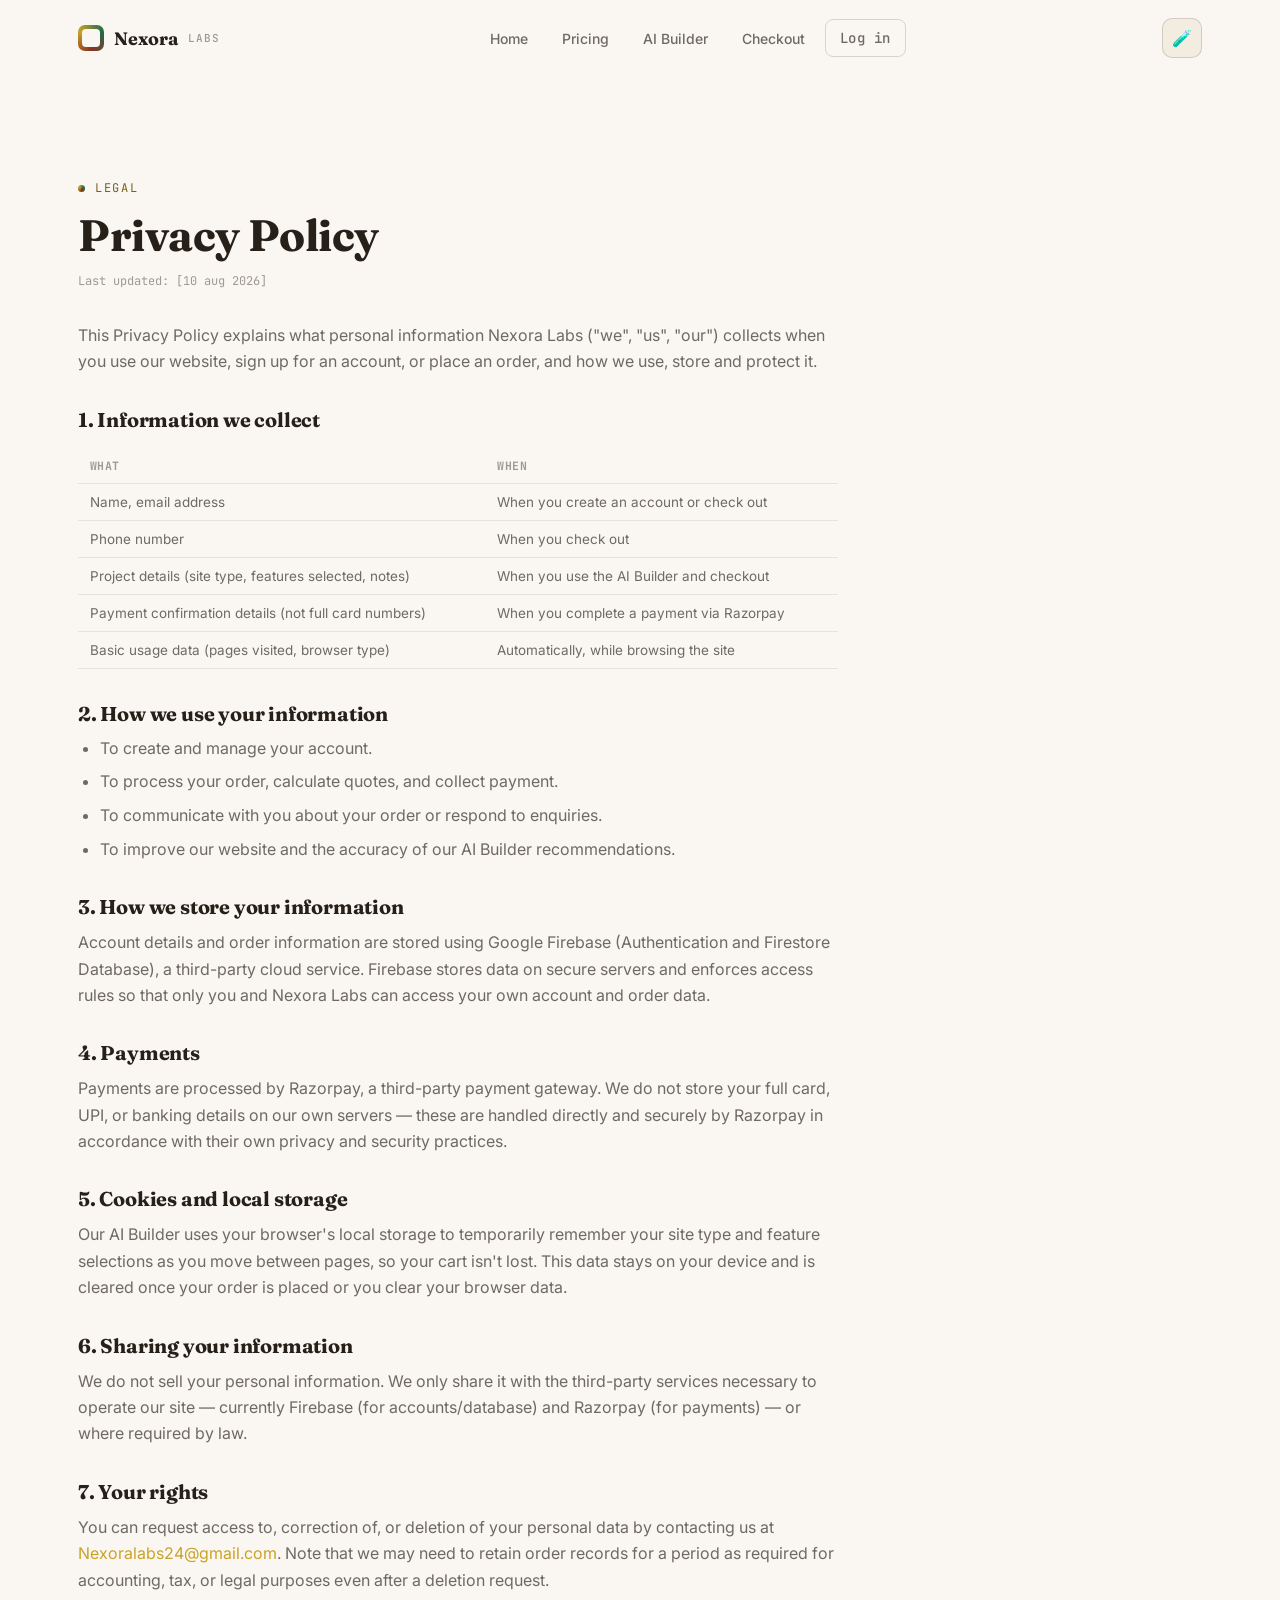
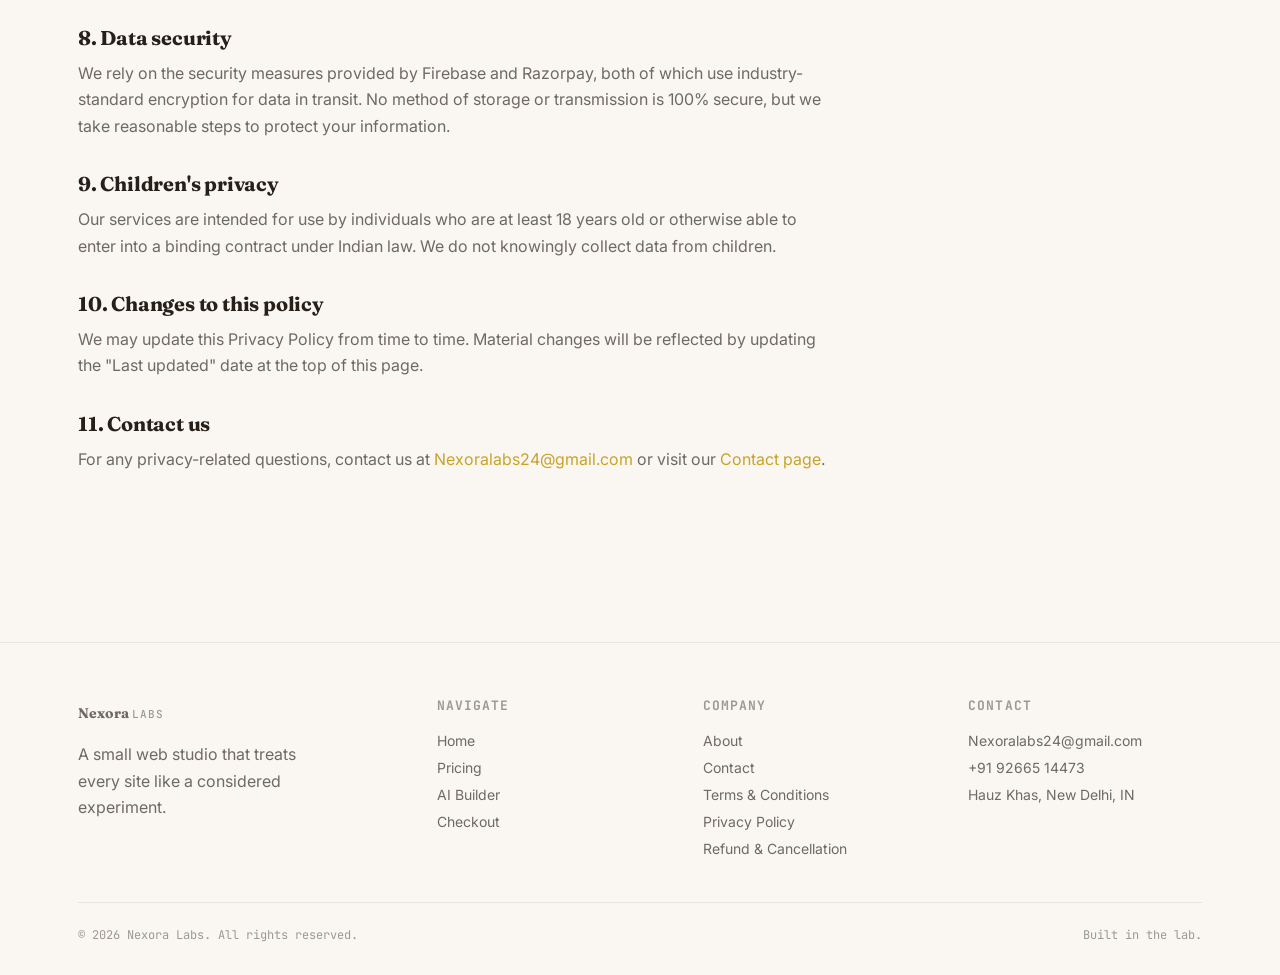
<file: privacy.html>
<!doctype html>
<html lang="en">
<head>
<meta charset="UTF-8">
<meta name="viewport" content="width=device-width, initial-scale=1.0">
<title>Privacy Policy — Nexora Labs</title>
<meta name="description" content="How Nexora Labs collects, uses, and protects your personal information.">
<link rel="icon" type="image/svg+xml" href="assets/favicon.svg">
<link rel="stylesheet" href="css/style.css">
<style>
  .legal-content{ max-width:760px; }
  .legal-content h3{ margin-top:34px; margin-bottom:12px; }
  .legal-content p{ margin-bottom:14px; }
  .legal-content ul{ list-style:disc; padding-left:22px; margin-bottom:14px; }
  .legal-content li{ color:var(--white-dim); margin-bottom:8px; line-height:1.6; }
  .updated-note{ font-family:var(--font-mono); font-size:12px; color:var(--white-faint); margin-top:14px; }
  .legal-table{ width:100%; border-collapse:collapse; margin:18px 0; font-size:13.5px; }
  .legal-table th, .legal-table td{ text-align:left; padding:10px 12px; border-bottom:1px solid var(--line); color:var(--white-dim); }
  .legal-table th{ font-family:var(--font-mono); font-size:11.5px; color:var(--white-faint); text-transform:uppercase; letter-spacing:.04em; }
</style>
</head>
<body>

<nav class="nav">
  <div class="nav-inner">
    <a href="index.html" class="brand"><span class="brand-mark"></span>Nexora <small>LABS</small></a>
    <ul class="nav-links">
      <li><a href="index.html" data-nav="index.html">Home</a></li>
      <li><a href="pricing.html" data-nav="pricing.html">Pricing</a></li>
      <li><a href="builder.html" data-nav="builder.html">AI Builder</a></li>
      <li><a href="checkout.html" data-nav="checkout.html">Checkout</a></li>
      <li data-auth-slot><a href="login.html" class="btn btn-outline btn-sm">Log in</a></li>
    </ul>
    <div class="nav-actions">
      <a href="checkout.html" class="cart-btn" aria-label="View cart">🧪<span class="cart-count" data-cart-count style="display:none;">0</span></a>
      <button class="nav-toggle btn btn-outline btn-sm" aria-label="Menu" aria-expanded="false">Menu</button>
    </div>
  </div>
</nav>

<main class="page-fade">
  <header class="hero" style="padding-bottom:30px;">
    <div class="container">
      <div class="eyebrow">LEGAL</div>
      <h1 style="font-size:clamp(30px,4.5vw,44px); margin-top:16px;">Privacy Policy</h1>
      <p class="updated-note">Last updated: [10 aug 2026]</p>
    </div>
  </header>

  <section class="section" style="padding-top:0;">
    <div class="container">
      <div class="legal-content reveal">
        <p>This Privacy Policy explains what personal information Nexora Labs ("we", "us", "our") collects when you use our website, sign up for an account, or place an order, and how we use, store and protect it.</p>

        <h3>1. Information we collect</h3>
        <table class="legal-table">
          <tr><th>What</th><th>When</th></tr>
          <tr><td>Name, email address</td><td>When you create an account or check out</td></tr>
          <tr><td>Phone number</td><td>When you check out</td></tr>
          <tr><td>Project details (site type, features selected, notes)</td><td>When you use the AI Builder and checkout</td></tr>
          <tr><td>Payment confirmation details (not full card numbers)</td><td>When you complete a payment via Razorpay</td></tr>
          <tr><td>Basic usage data (pages visited, browser type)</td><td>Automatically, while browsing the site</td></tr>
        </table>

        <h3>2. How we use your information</h3>
        <ul>
          <li>To create and manage your account.</li>
          <li>To process your order, calculate quotes, and collect payment.</li>
          <li>To communicate with you about your order or respond to enquiries.</li>
          <li>To improve our website and the accuracy of our AI Builder recommendations.</li>
        </ul>

        <h3>3. How we store your information</h3>
        <p>Account details and order information are stored using Google Firebase (Authentication and Firestore Database), a third-party cloud service. Firebase stores data on secure servers and enforces access rules so that only you and Nexora Labs can access your own account and order data.</p>

        <h3>4. Payments</h3>
        <p>Payments are processed by Razorpay, a third-party payment gateway. We do not store your full card, UPI, or banking details on our own servers — these are handled directly and securely by Razorpay in accordance with their own privacy and security practices.</p>

        <h3>5. Cookies and local storage</h3>
        <p>Our AI Builder uses your browser's local storage to temporarily remember your site type and feature selections as you move between pages, so your cart isn't lost. This data stays on your device and is cleared once your order is placed or you clear your browser data.</p>

        <h3>6. Sharing your information</h3>
        <p>We do not sell your personal information. We only share it with the third-party services necessary to operate our site — currently Firebase (for accounts/database) and Razorpay (for payments) — or where required by law.</p>

        <h3>7. Your rights</h3>
        <p>You can request access to, correction of, or deletion of your personal data by contacting us at <a href="mailto:Nexoralabs24@gmail.com" style="color:var(--pink);">Nexoralabs24@gmail.com</a>. Note that we may need to retain order records for a period as required for accounting, tax, or legal purposes even after a deletion request.</p>

        <h3>8. Data security</h3>
        <p>We rely on the security measures provided by Firebase and Razorpay, both of which use industry-standard encryption for data in transit. No method of storage or transmission is 100% secure, but we take reasonable steps to protect your information.</p>

        <h3>9. Children's privacy</h3>
        <p>Our services are intended for use by individuals who are at least 18 years old or otherwise able to enter into a binding contract under Indian law. We do not knowingly collect data from children.</p>

        <h3>10. Changes to this policy</h3>
        <p>We may update this Privacy Policy from time to time. Material changes will be reflected by updating the "Last updated" date at the top of this page.</p>

        <h3>11. Contact us</h3>
        <p>For any privacy-related questions, contact us at <a href="mailto:Nexoralabs24@gmail.com" style="color:var(--pink);">Nexoralabs24@gmail.com</a> or visit our <a href="contact.html" style="color:var(--pink);">Contact page</a>.</p>
      </div>
    </div>
  </section>
</main>

<footer class="footer">
  <div class="container">
    <div class="footer-grid">
      <div>
        <a href="index.html" class="brand"><span class="brand-mark"></span>Nexora <small>LABS</small></a>
        <p style="margin-top:14px; max-width:260px;">A small web studio that treats every site like a considered experiment.</p>
      </div>
      <div>
        <h4>Navigate</h4>
        <a href="index.html">Home</a>
        <a href="pricing.html">Pricing</a>
        <a href="builder.html">AI Builder</a>
        <a href="checkout.html">Checkout</a>
      </div>
      <div>
        <h4>Company</h4>
        <a href="about.html">About</a>
        <a href="contact.html">Contact</a>
        <a href="terms.html">Terms & Conditions</a>
        <a href="privacy.html">Privacy Policy</a>
        <a href="refund.html">Refund & Cancellation</a>
      </div>
      <div>
        <h4>Contact</h4>
        <a href="mailto:Nexoralabs24@gmail.com">Nexoralabs24@gmail.com</a>
        <a href="tel:+919266514473">+91 92665 14473</a>
        <a href="#">Hauz Khas, New Delhi, IN</a>
      </div>
    </div>
    <div class="footer-bottom">
      <span>© <span id="year"></span> Nexora Labs. All rights reserved.</span>
      <span>Built in the lab.</span>
    </div>
  </div>
</footer>

<script>document.getElementById('year').textContent = new Date().getFullYear();</script>
<script src="js/cart.js"></script>
<script src="js/main.js"></script>
</body>
</html>
</file>
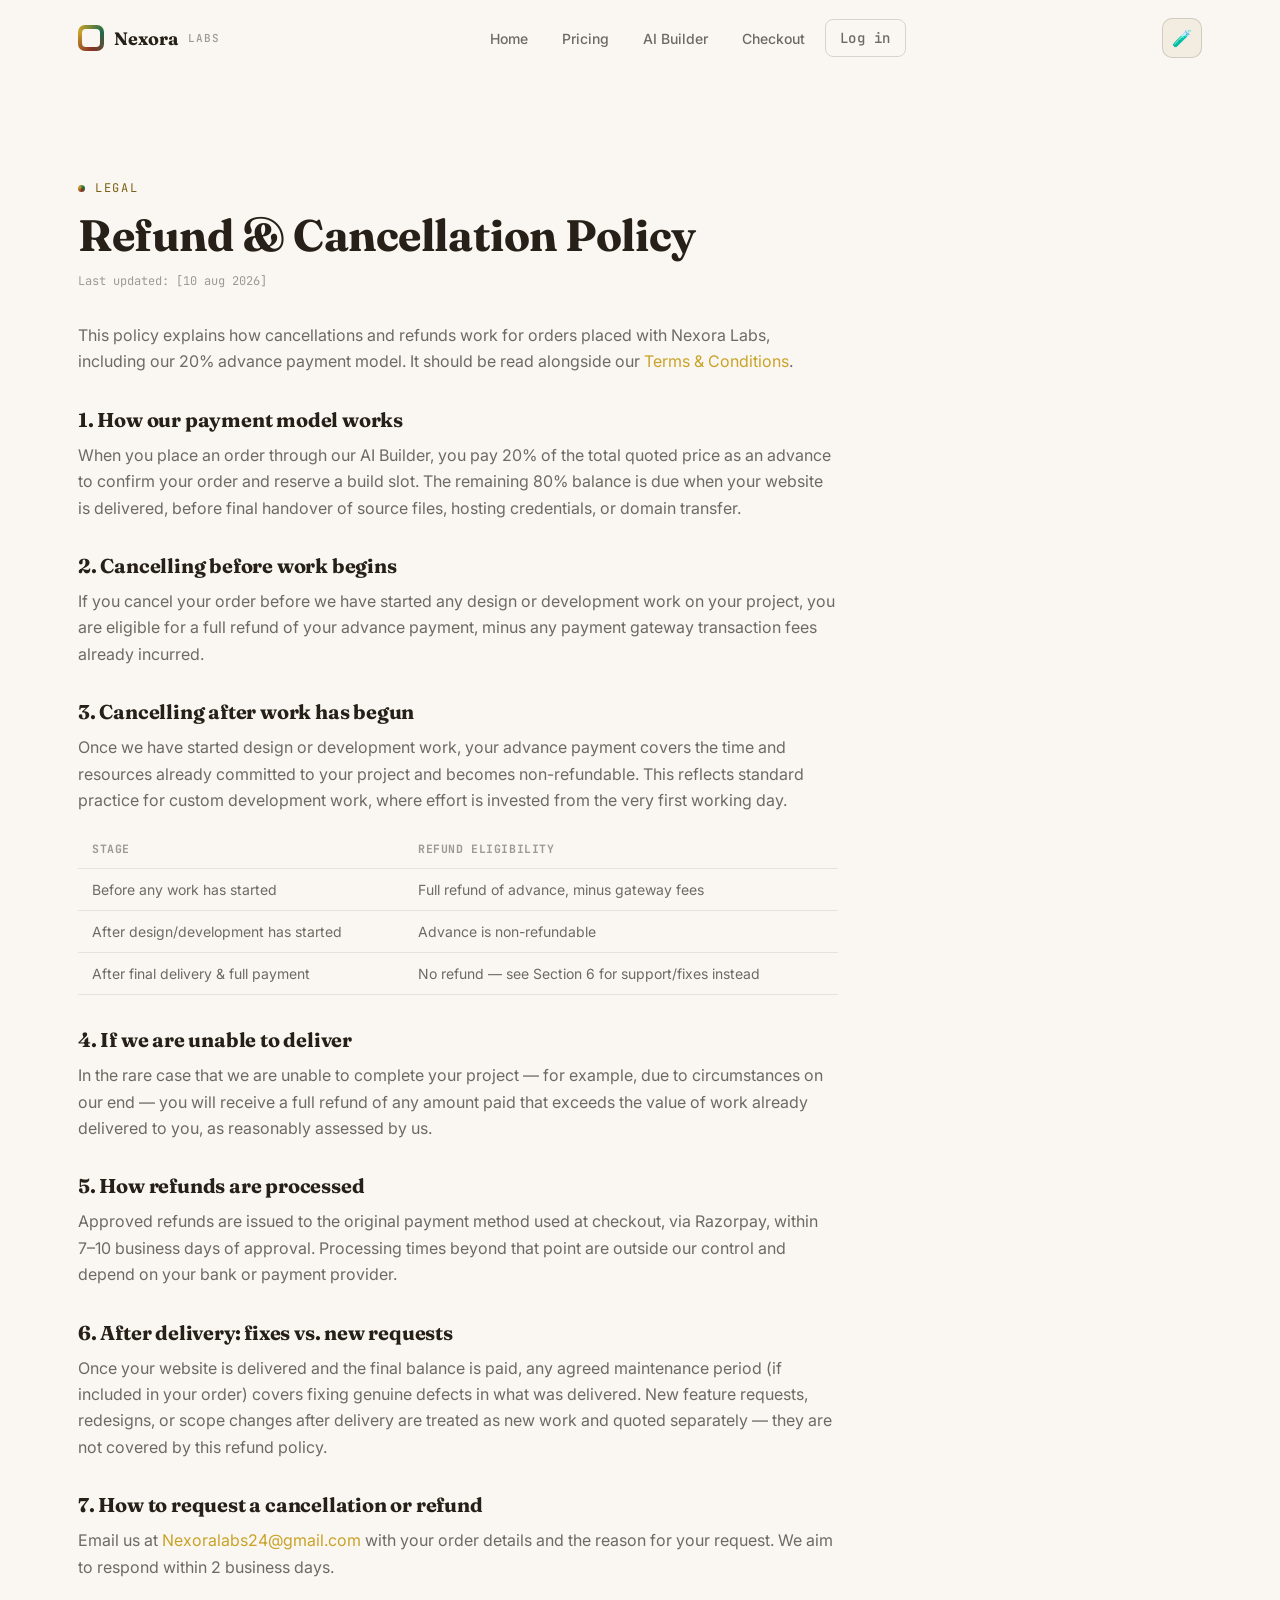
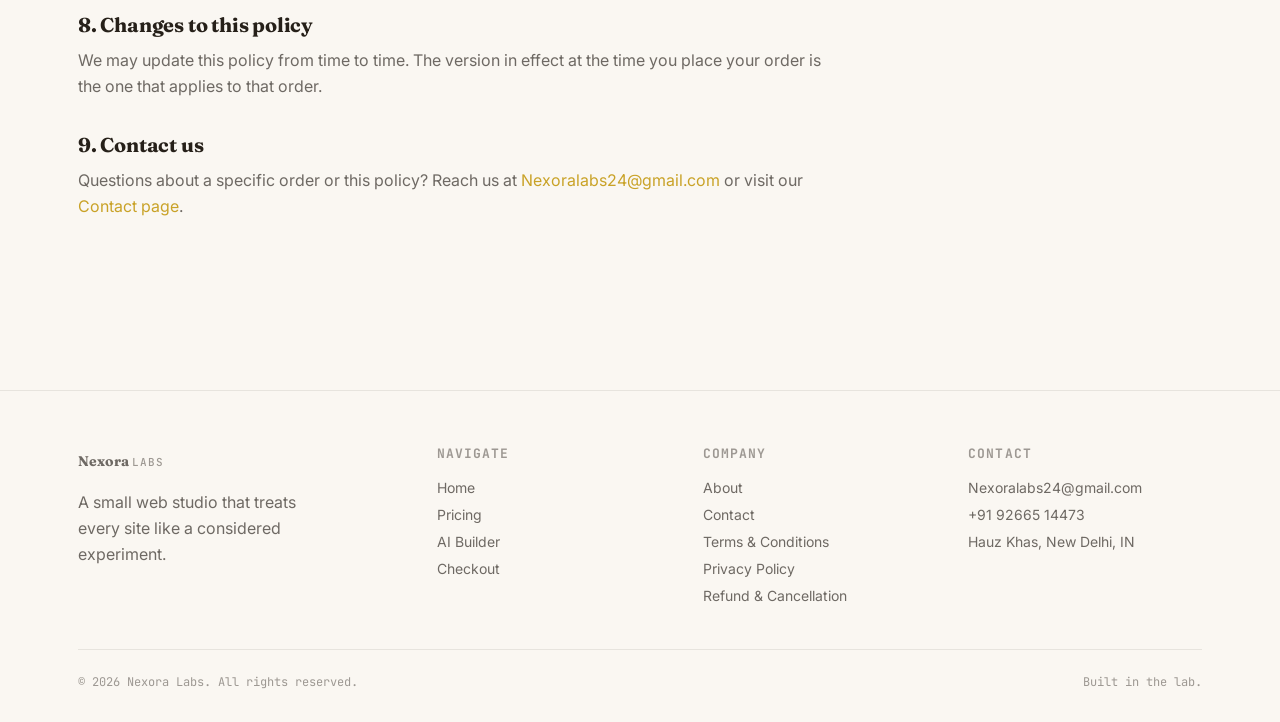
<file: refund.html>
<!doctype html>
<html lang="en">
<head>
<meta charset="UTF-8">
<meta name="viewport" content="width=device-width, initial-scale=1.0">
<title>Refund & Cancellation Policy — Nexora Labs</title>
<meta name="description" content="Refund and cancellation policy for Nexora Labs website design and development orders, including our 20% advance payment model.">
<link rel="icon" type="image/svg+xml" href="assets/favicon.svg">
<link rel="stylesheet" href="css/style.css">
<style>
  .legal-content{ max-width:760px; }
  .legal-content h3{ margin-top:34px; margin-bottom:12px; }
  .legal-content p{ margin-bottom:14px; }
  .legal-content ul, .legal-content ol{ padding-left:22px; margin-bottom:14px; }
  .legal-content ul{ list-style:disc; }
  .legal-content ol{ list-style:decimal; }
  .legal-content li{ color:var(--white-dim); margin-bottom:8px; line-height:1.6; }
  .updated-note{ font-family:var(--font-mono); font-size:12px; color:var(--white-faint); margin-top:14px; }
  .policy-table{ width:100%; border-collapse:collapse; margin:16px 0 22px; font-size:14px; }
  .policy-table th, .policy-table td{ text-align:left; padding:12px 14px; border-bottom:1px solid var(--line); }
  .policy-table th{ font-family:var(--font-mono); font-size:11.5px; color:var(--white-faint); text-transform:uppercase; letter-spacing:.05em; }
  .policy-table td{ color:var(--white-dim); }
</style>
</head>
<body>

<nav class="nav">
  <div class="nav-inner">
    <a href="index.html" class="brand"><span class="brand-mark"></span>Nexora <small>LABS</small></a>
    <ul class="nav-links">
      <li><a href="index.html" data-nav="index.html">Home</a></li>
      <li><a href="pricing.html" data-nav="pricing.html">Pricing</a></li>
      <li><a href="builder.html" data-nav="builder.html">AI Builder</a></li>
      <li><a href="checkout.html" data-nav="checkout.html">Checkout</a></li>
      <li data-auth-slot><a href="login.html" class="btn btn-outline btn-sm">Log in</a></li>
    </ul>
    <div class="nav-actions">
      <a href="checkout.html" class="cart-btn" aria-label="View cart">🧪<span class="cart-count" data-cart-count style="display:none;">0</span></a>
      <button class="nav-toggle btn btn-outline btn-sm" aria-label="Menu" aria-expanded="false">Menu</button>
    </div>
  </div>
</nav>

<main class="page-fade">
  <header class="hero" style="padding-bottom:30px;">
    <div class="container">
      <div class="eyebrow">LEGAL</div>
      <h1 style="font-size:clamp(30px,4.5vw,44px); margin-top:16px;">Refund & Cancellation Policy</h1>
      <p class="updated-note">Last updated: [10 aug 2026]</p>
    </div>
  </header>

  <section class="section" style="padding-top:0;">
    <div class="container">
      <div class="legal-content reveal">
        <p>This policy explains how cancellations and refunds work for orders placed with Nexora Labs, including our 20% advance payment model. It should be read alongside our <a href="terms.html" style="color:var(--pink);">Terms & Conditions</a>.</p>

        <h3>1. How our payment model works</h3>
        <p>When you place an order through our AI Builder, you pay 20% of the total quoted price as an advance to confirm your order and reserve a build slot. The remaining 80% balance is due when your website is delivered, before final handover of source files, hosting credentials, or domain transfer.</p>

        <h3>2. Cancelling before work begins</h3>
        <p>If you cancel your order before we have started any design or development work on your project, you are eligible for a full refund of your advance payment, minus any payment gateway transaction fees already incurred.</p>

        <h3>3. Cancelling after work has begun</h3>
        <p>Once we have started design or development work, your advance payment covers the time and resources already committed to your project and becomes non-refundable. This reflects standard practice for custom development work, where effort is invested from the very first working day.</p>

        <table class="policy-table">
          <tr><th>Stage</th><th>Refund eligibility</th></tr>
          <tr><td>Before any work has started</td><td>Full refund of advance, minus gateway fees</td></tr>
          <tr><td>After design/development has started</td><td>Advance is non-refundable</td></tr>
          <tr><td>After final delivery & full payment</td><td>No refund — see Section 6 for support/fixes instead</td></tr>
        </table>

        <h3>4. If we are unable to deliver</h3>
        <p>In the rare case that we are unable to complete your project — for example, due to circumstances on our end — you will receive a full refund of any amount paid that exceeds the value of work already delivered to you, as reasonably assessed by us.</p>

        <h3>5. How refunds are processed</h3>
        <p>Approved refunds are issued to the original payment method used at checkout, via Razorpay, within 7–10 business days of approval. Processing times beyond that point are outside our control and depend on your bank or payment provider.</p>

        <h3>6. After delivery: fixes vs. new requests</h3>
        <p>Once your website is delivered and the final balance is paid, any agreed maintenance period (if included in your order) covers fixing genuine defects in what was delivered. New feature requests, redesigns, or scope changes after delivery are treated as new work and quoted separately — they are not covered by this refund policy.</p>

        <h3>7. How to request a cancellation or refund</h3>
        <p>Email us at <a href="mailto:Nexoralabs24@gmail.com" style="color:var(--pink);">Nexoralabs24@gmail.com</a> with your order details and the reason for your request. We aim to respond within 2 business days.</p>

        <h3>8. Changes to this policy</h3>
        <p>We may update this policy from time to time. The version in effect at the time you place your order is the one that applies to that order.</p>

        <h3>9. Contact us</h3>
        <p>Questions about a specific order or this policy? Reach us at <a href="mailto:Nexoralabs24@gmail.com" style="color:var(--pink);">Nexoralabs24@gmail.com</a> or visit our <a href="contact.html" style="color:var(--pink);">Contact page</a>.</p>
      </div>
    </div>
  </section>
</main>

<footer class="footer">
  <div class="container">
    <div class="footer-grid">
      <div>
        <a href="index.html" class="brand"><span class="brand-mark"></span>Nexora <small>LABS</small></a>
        <p style="margin-top:14px; max-width:260px;">A small web studio that treats every site like a considered experiment.</p>
      </div>
      <div>
        <h4>Navigate</h4>
        <a href="index.html">Home</a>
        <a href="pricing.html">Pricing</a>
        <a href="builder.html">AI Builder</a>
        <a href="checkout.html">Checkout</a>
      </div>
      <div>
        <h4>Company</h4>
        <a href="about.html">About</a>
        <a href="contact.html">Contact</a>
        <a href="terms.html">Terms & Conditions</a>
        <a href="privacy.html">Privacy Policy</a>
        <a href="refund.html">Refund & Cancellation</a>
      </div>
      <div>
        <h4>Contact</h4>
        <a href="mailto:Nexoralabs24@gmail.com">Nexoralabs24@gmail.com</a>
        <a href="tel:+919266514473">+91 92665 14473</a>
        <a href="contact.html">Hauz Khas, New Delhi, IN</a>
      </div>
    </div>
    <div class="footer-bottom">
      <span>© <span id="year"></span> Nexora Labs. All rights reserved.</span>
      <span>Built in the lab.</span>
    </div>
  </div>
</footer>

<script>document.getElementById('year').textContent = new Date().getFullYear();</script>
<script src="js/cart.js"></script>
<script src="js/main.js"></script>
</body>
</html>
</file>
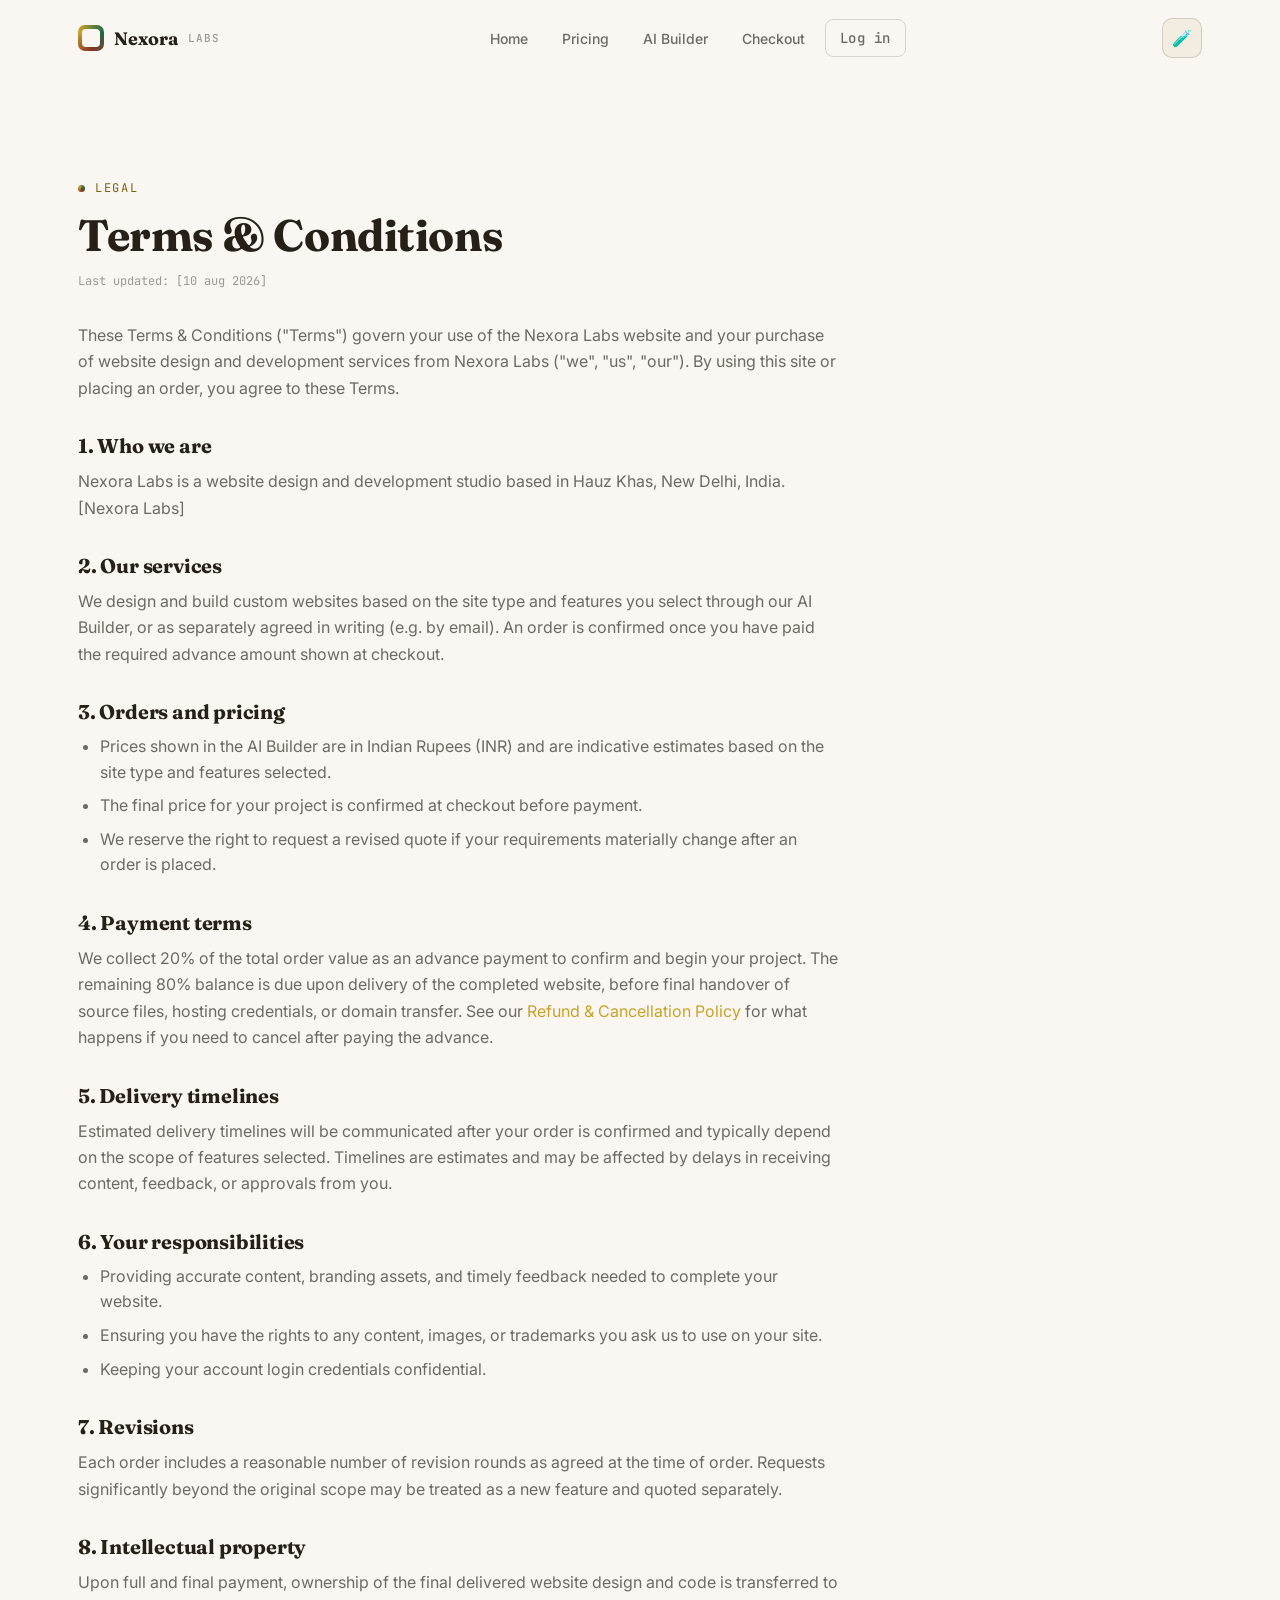
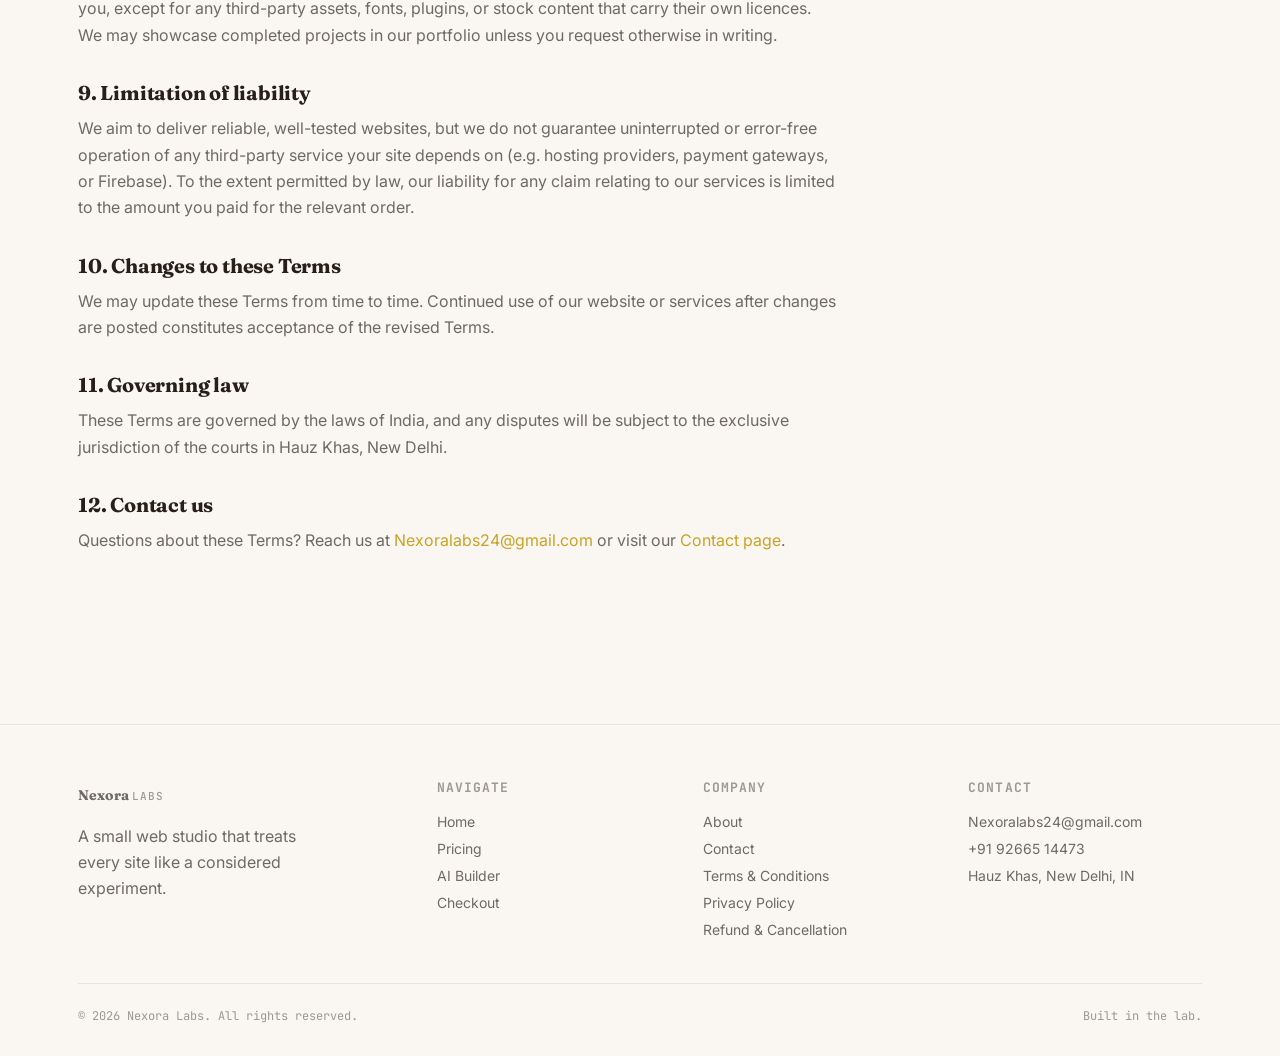
<file: terms.html>
<!doctype html>
<html lang="en">
<head>
<meta charset="UTF-8">
<meta name="viewport" content="width=device-width, initial-scale=1.0">
<title>Terms & Conditions — Nexora Labs</title>
<meta name="description" content="Terms and conditions for using the Nexora Labs website and ordering website development services.">
<link rel="icon" type="image/svg+xml" href="assets/favicon.svg">
<link rel="stylesheet" href="css/style.css">
<style>
  .legal-content{ max-width:760px; }
  .legal-content h3{ margin-top:34px; margin-bottom:12px; }
  .legal-content p{ margin-bottom:14px; }
  .legal-content ul, .legal-content ol{ padding-left:22px; margin-bottom:14px; }
  .legal-content ul{ list-style:disc; }
  .legal-content ol{ list-style:decimal; }
  .legal-content li{ color:var(--white-dim); margin-bottom:8px; line-height:1.6; }
  .updated-note{ font-family:var(--font-mono); font-size:12px; color:var(--white-faint); margin-top:14px; }
</style>
</head>
<body>

<nav class="nav">
  <div class="nav-inner">
    <a href="index.html" class="brand"><span class="brand-mark"></span>Nexora <small>LABS</small></a>
    <ul class="nav-links">
      <li><a href="index.html" data-nav="index.html">Home</a></li>
      <li><a href="pricing.html" data-nav="pricing.html">Pricing</a></li>
      <li><a href="builder.html" data-nav="builder.html">AI Builder</a></li>
      <li><a href="checkout.html" data-nav="checkout.html">Checkout</a></li>
      <li data-auth-slot><a href="login.html" class="btn btn-outline btn-sm">Log in</a></li>
    </ul>
    <div class="nav-actions">
      <a href="checkout.html" class="cart-btn" aria-label="View cart">🧪<span class="cart-count" data-cart-count style="display:none;">0</span></a>
      <button class="nav-toggle btn btn-outline btn-sm" aria-label="Menu" aria-expanded="false">Menu</button>
    </div>
  </div>
</nav>

<main class="page-fade">
  <header class="hero" style="padding-bottom:30px;">
    <div class="container">
      <div class="eyebrow">LEGAL</div>
      <h1 style="font-size:clamp(30px,4.5vw,44px); margin-top:16px;">Terms & Conditions</h1>
      <p class="updated-note">Last updated: [10 aug 2026]</p>
    </div>
  </header>

  <section class="section" style="padding-top:0;">
    <div class="container">
      <div class="legal-content reveal">
        <p>These Terms & Conditions ("Terms") govern your use of the Nexora Labs website and your purchase of website design and development services from Nexora Labs ("we", "us", "our"). By using this site or placing an order, you agree to these Terms.</p>

        <h3>1. Who we are</h3>
        <p>Nexora Labs is a website design and development studio based in Hauz Khas, New Delhi, India. [Nexora Labs]</p>

        <h3>2. Our services</h3>
        <p>We design and build custom websites based on the site type and features you select through our AI Builder, or as separately agreed in writing (e.g. by email). An order is confirmed once you have paid the required advance amount shown at checkout.</p>

        <h3>3. Orders and pricing</h3>
        <ul>
          <li>Prices shown in the AI Builder are in Indian Rupees (INR) and are indicative estimates based on the site type and features selected.</li>
          <li>The final price for your project is confirmed at checkout before payment.</li>
          <li>We reserve the right to request a revised quote if your requirements materially change after an order is placed.</li>
        </ul>

        <h3>4. Payment terms</h3>
        <p>We collect 20% of the total order value as an advance payment to confirm and begin your project. The remaining 80% balance is due upon delivery of the completed website, before final handover of source files, hosting credentials, or domain transfer. See our <a href="refund.html" style="color:var(--pink);">Refund & Cancellation Policy</a> for what happens if you need to cancel after paying the advance.</p>

        <h3>5. Delivery timelines</h3>
        <p>Estimated delivery timelines will be communicated after your order is confirmed and typically depend on the scope of features selected. Timelines are estimates and may be affected by delays in receiving content, feedback, or approvals from you.</p>

        <h3>6. Your responsibilities</h3>
        <ul>
          <li>Providing accurate content, branding assets, and timely feedback needed to complete your website.</li>
          <li>Ensuring you have the rights to any content, images, or trademarks you ask us to use on your site.</li>
          <li>Keeping your account login credentials confidential.</li>
        </ul>

        <h3>7. Revisions</h3>
        <p>Each order includes a reasonable number of revision rounds as agreed at the time of order. Requests significantly beyond the original scope may be treated as a new feature and quoted separately.</p>

        <h3>8. Intellectual property</h3>
        <p>Upon full and final payment, ownership of the final delivered website design and code is transferred to you, except for any third-party assets, fonts, plugins, or stock content that carry their own licences. We may showcase completed projects in our portfolio unless you request otherwise in writing.</p>

        <h3>9. Limitation of liability</h3>
        <p>We aim to deliver reliable, well-tested websites, but we do not guarantee uninterrupted or error-free operation of any third-party service your site depends on (e.g. hosting providers, payment gateways, or Firebase). To the extent permitted by law, our liability for any claim relating to our services is limited to the amount you paid for the relevant order.</p>

        <h3>10. Changes to these Terms</h3>
        <p>We may update these Terms from time to time. Continued use of our website or services after changes are posted constitutes acceptance of the revised Terms.</p>

        <h3>11. Governing law</h3>
        <p>These Terms are governed by the laws of India, and any disputes will be subject to the exclusive jurisdiction of the courts in Hauz Khas, New Delhi.</p>

        <h3>12. Contact us</h3>
        <p>Questions about these Terms? Reach us at <a href="mailto:Nexoralabs24@gmail.com" style="color:var(--pink);">Nexoralabs24@gmail.com</a> or visit our <a href="contact.html" style="color:var(--pink);">Contact page</a>.</p>
      </div>
    </div>
  </section>
</main>

<footer class="footer">
  <div class="container">
    <div class="footer-grid">
      <div>
        <a href="index.html" class="brand"><span class="brand-mark"></span>Nexora <small>LABS</small></a>
        <p style="margin-top:14px; max-width:260px;">A small web studio that treats every site like a considered experiment.</p>
      </div>
      <div>
        <h4>Navigate</h4>
        <a href="index.html">Home</a>
        <a href="pricing.html">Pricing</a>
        <a href="builder.html">AI Builder</a>
        <a href="checkout.html">Checkout</a>
      </div>
      <div>
        <h4>Company</h4>
        <a href="about.html">About</a>
        <a href="contact.html">Contact</a>
        <a href="terms.html">Terms & Conditions</a>
        <a href="privacy.html">Privacy Policy</a>
        <a href="refund.html">Refund & Cancellation</a>
      </div>
      <div>
        <h4>Contact</h4>
        <a href="mailto:Nexoralabs24@gmail.com">Nexoralabs24@gmail.com</a>
        <a href="tel:+919266514473">+91 92665 14473</a>
        <a href="#">Hauz Khas, New Delhi, IN</a>
      </div>
    </div>
    <div class="footer-bottom">
      <span>© <span id="year"></span> Nexora Labs. All rights reserved.</span>
      <span>Built in the lab.</span>
    </div>
  </div>
</footer>

<script>document.getElementById('year').textContent = new Date().getFullYear();</script>
<script src="js/cart.js"></script>
<script src="js/main.js"></script>
</body>
</html>
</file>
<file: css/style.css>
/* ============================================================
   NEXORA LABS — Design System (Premium Luxury Theme)
   Palette: warm ivory base, deep charcoal ink, gold / emerald /
   oxblood accents. Same structure and animations as before —
   only the palette and typography have changed.
   ============================================================ */

@import url('https://fonts.googleapis.com/css2?family=Fraunces:wght@500;600;700&family=Inter:wght@400;500;600&family=JetBrains+Mono:wght@400;500;600&display=swap');

:root{
  --black:       #faf7f2;
  --black-soft:  #f2ece1;
  --black-panel: #fffdf9;
  --line:        rgba(38,32,26,0.09);
  --line-strong: rgba(38,32,26,0.16);
  --white:       #262019;
  --white-dim:   rgba(38,32,26,0.66);
  --white-faint: rgba(38,32,26,0.44);

  --red:   #8a3324;
  --blue:  #1f6b4a;
  --pink:  #c9a227;
  --pink-text: #7a5f14;

  --red-dim:  rgba(138,51,36,0.08);
  --blue-dim: rgba(31,107,74,0.09);
  --pink-dim: rgba(201,162,39,0.13);

  --grad-signature: conic-gradient(from 180deg, var(--red), var(--pink), var(--blue), var(--red));
  --grad-line: linear-gradient(90deg, var(--red), var(--blue));

  --font-display: 'Fraunces', Georgia, serif;
  --font-body: 'Inter', system-ui, sans-serif;
  --font-mono: 'JetBrains Mono', monospace;

  --radius: 14px;
  --radius-sm: 8px;
  --ease: cubic-bezier(.22,1,.36,1);
}

*,*::before,*::after{ box-sizing:border-box; }
html{ scroll-behavior:smooth; }
body{
  margin:0;
  background:var(--black);
  color:var(--white);
  font-family:var(--font-body);
  -webkit-font-smoothing:antialiased;
  overflow-x:hidden;
}
@media (prefers-reduced-motion: reduce){
  *{ animation-duration:0.01ms !important; animation-iteration-count:1 !important; transition-duration:0.01ms !important; scroll-behavior:auto !important; }
}

a{ color:inherit; text-decoration:none; }
ul{ list-style:none; margin:0; padding:0; }
img{ max-width:100%; display:block; }
button{ font-family:inherit; }

:focus-visible{
  outline: 2px solid var(--pink);
  outline-offset: 3px;
  border-radius: 4px;
}

.container{
  width:100%;
  max-width:1180px;
  margin:0 auto;
  padding:0 28px;
}

.eyebrow{
  font-family:var(--font-mono);
  font-size:12px;
  letter-spacing:.14em;
  text-transform:uppercase;
  color:var(--pink-text);
  display:flex;
  align-items:center;
  gap:10px;
}
.eyebrow::before{
  content:"";
  width:7px; height:7px;
  border-radius:50%;
  background:var(--grad-signature);
  animation: pulse-dot 2.2s ease-in-out infinite;
}
@keyframes pulse-dot{ 0%,100%{ opacity:.5; transform:scale(.85);} 50%{ opacity:1; transform:scale(1.15);} }

h1,h2,h3,h4{
  font-family:var(--font-display);
  font-weight:700;
  line-height:1.05;
  margin:0;
  letter-spacing:-0.01em;
}
h2{ font-size:clamp(28px,4vw,44px); }
h3{ font-size:20px; }
p{ line-height:1.65; color:var(--white-dim); margin:0; }

.section{ padding:96px 0; position:relative; }
.section-head{ max-width:640px; margin-bottom:52px; }
.section-head h2{ margin-top:14px; }
.section-head p{ margin-top:14px; font-size:16px; }

/* ---------- Buttons ---------- */
.btn{
  --btn-fg: var(--black);
  display:inline-flex;
  align-items:center;
  justify-content:center;
  gap:8px;
  font-family:var(--font-mono);
  font-size:13px;
  font-weight:500;
  letter-spacing:.03em;
  padding:14px 26px;
  border-radius:999px;
  border:1px solid transparent;
  cursor:pointer;
  transition:transform .35s var(--ease), box-shadow .35s var(--ease), background .35s var(--ease), border-color .35s var(--ease);
  white-space:nowrap;
}
.btn:active{ transform:scale(.96); }
.btn-primary{
  background:var(--white);
  color:var(--black);
  box-shadow: 0 0 0 0 rgba(201,162,39,0);
}
.btn-primary:hover{
  box-shadow: 0 8px 30px -6px rgba(201,162,39,0.55);
  transform:translateY(-2px);
}
.btn-outline{
  background:transparent;
  color:var(--white);
  border-color:var(--line-strong);
}
.btn-outline:hover{
  border-color:var(--pink);
  background:var(--pink-dim);
  transform:translateY(-2px);
}
.btn-grad{
  background:var(--grad-line);
  color:var(--black);
  background-size:180% 100%;
  background-position:0% 0%;
}
.btn-grad:hover{ background-position:100% 0%; transform:translateY(-2px); box-shadow:0 10px 30px -8px rgba(138,51,36,.5); }
.btn-block{ width:100%; }
.btn[disabled]{ opacity:.4; cursor:not-allowed; transform:none !important; box-shadow:none !important; }
.btn-sm{ padding:9px 16px; font-size:12px; }

/* ---------- Nav ---------- */
.nav{
  position:fixed; top:0; left:0; right:0; z-index:100;
  border-bottom:1px solid transparent;
  transition:border-color .4s var(--ease), background .4s var(--ease);
}
.nav.is-scrolled{
  background:rgba(250,247,242,0.78);
  backdrop-filter:blur(14px);
  border-bottom-color:var(--line);
}
.nav-inner{
  display:flex; align-items:center; justify-content:space-between;
  padding:18px 28px;
  max-width:1180px; margin:0 auto;
}
.brand{
  display:flex; align-items:center; gap:10px;
  font-family:var(--font-display); font-weight:700; font-size:18px;
}
.brand-mark{
  width:26px; height:26px; border-radius:7px;
  background:var(--grad-signature);
  position:relative;
  animation: spin-mark 6s linear infinite;
}
.brand-mark::after{
  content:""; position:absolute; inset:4px;
  background:var(--black); border-radius:4px;
}
@keyframes spin-mark{ to{ filter:hue-rotate(360deg);} }
.brand small{ color:var(--white-faint); font-weight:500; font-size:11px; font-family:var(--font-mono); letter-spacing:.08em; }

.nav-links{ display:flex; align-items:center; gap:6px; }
.nav-links a{
  position:relative;
  font-size:14px; font-weight:500; color:var(--white-dim);
  padding:9px 14px; border-radius:8px;
  transition:color .25s var(--ease), background .25s var(--ease);
}
.nav-links a:hover{ color:var(--white); background:rgba(38,32,26,0.05); }
.nav-links a.active{ color:var(--white); }
.nav-links a.active::after{
  content:""; position:absolute; left:14px; right:14px; bottom:4px; height:2px;
  background:var(--grad-line); border-radius:2px;
}

.nav-actions{ display:flex; align-items:center; gap:10px; }
.cart-btn{
  position:relative; display:flex; align-items:center; justify-content:center;
  width:40px; height:40px; border-radius:10px;
  border:1px solid var(--line-strong); background:var(--black-soft);
  color:var(--white); cursor:pointer; transition:border-color .3s var(--ease), transform .3s var(--ease), color .3s var(--ease);
}
.cart-btn:hover{ border-color:var(--pink); color:var(--pink-text); transform:translateY(-2px); }
.cart-btn svg{ width:19px; height:19px; }
.cart-count{
  position:absolute; top:-6px; right:-6px;
  min-width:18px; height:18px; padding:0 4px;
  background:var(--red); color:#fff;
  font-family:var(--font-mono); font-size:10px; font-weight:600;
  border-radius:999px; display:flex; align-items:center; justify-content:center;
  border:2px solid var(--black);
}
.nav-toggle{ display:none; }

/* ---------- Hero / signature orb ---------- */
.hero{
  padding:180px 0 110px;
  position:relative;
  overflow:hidden;
}
.orb{
  position:absolute; top:-220px; right:-160px;
  width:620px; height:620px; border-radius:50%;
  background:var(--grad-signature);
  filter:blur(110px); opacity:.14;
  animation: orb-rotate 22s linear infinite;
  pointer-events:none;
}
@keyframes orb-rotate{ to{ transform:rotate(360deg); } }
.hero-grid{
  display:grid; grid-template-columns:1.15fr .85fr; gap:60px; align-items:end;
  position:relative; z-index:1;
}
.hero h1{
  font-size:clamp(40px,6vw,72px);
  margin-top:20px;
}
.hero h1 em{
  font-style:normal;
  background:var(--grad-line);
  -webkit-background-clip:text; background-clip:text; color:transparent;
}
.hero p.lede{ font-size:18px; margin-top:22px; max-width:520px; }
.hero-cta{ display:flex; gap:12px; margin-top:36px; flex-wrap:wrap; }

.console{
  border:1px solid rgba(255,255,255,0.08);
  border-radius:var(--radius);
  background:#1d1d1f;
  padding:20px;
  font-family:var(--font-mono);
  font-size:12.5px;
  box-shadow:0 24px 48px -24px rgba(38,32,26,0.35);
}
.console-head{ display:flex; gap:6px; margin-bottom:16px; }
.console-head span{ width:9px; height:9px; border-radius:50%; }
.console-head span:nth-child(1){ background:var(--red); }
.console-head span:nth-child(2){ background:var(--pink); }
.console-head span:nth-child(3){ background:var(--blue); }
.console-line{ color:rgba(255,255,255,0.68); margin-bottom:6px; white-space:pre-wrap; }
.console-line .prompt{ color:var(--pink); }
.typecursor::after{ content:"_"; animation:blink 1s step-end infinite; color:var(--blue); }
@keyframes blink{ 50%{ opacity:0; } }

/* ---------- corner-bracket card motif ---------- */
.card{
  position:relative;
  background:var(--black-panel);
  border:1px solid var(--line);
  border-radius:var(--radius);
  padding:26px;
  box-shadow:0 1px 2px rgba(38,32,26,0.04), 0 12px 28px -18px rgba(38,32,26,0.10);
  transition:transform .4s var(--ease), border-color .4s var(--ease), box-shadow .4s var(--ease);
}
.card::before,.card::after{
  content:""; position:absolute; width:14px; height:14px;
  border-top:1.5px solid var(--pink); border-left:1.5px solid var(--pink);
  top:-1px; left:-1px; opacity:0; transition:opacity .35s var(--ease);
}
.card::after{
  left:auto; right:-1px; top:auto; bottom:-1px;
  border:none; border-bottom:1.5px solid var(--blue); border-right:1.5px solid var(--blue);
}
.card:hover{ transform:translateY(-4px); border-color:transparent; box-shadow:0 24px 48px -20px rgba(38,32,26,0.18); }
.card:hover::before,.card:hover::after{ opacity:1; }

/* ---------- grids / stats ---------- */
.grid-3{ display:grid; grid-template-columns:repeat(3,1fr); gap:20px; }
.grid-2{ display:grid; grid-template-columns:repeat(2,1fr); gap:20px; }
.grid-4{ display:grid; grid-template-columns:repeat(4,1fr); gap:20px; }

.stat{ text-align:left; }
.stat .num{ font-family:var(--font-mono); font-size:34px; font-weight:600; background:var(--grad-line); -webkit-background-clip:text; background-clip:text; color:transparent; }
.stat .label{ font-size:13px; color:var(--white-faint); margin-top:4px; }

.tag{
  display:inline-flex; align-items:center; gap:6px;
  font-family:var(--font-mono); font-size:11px; letter-spacing:.04em;
  padding:5px 10px; border-radius:999px;
  border:1px solid var(--line-strong); color:var(--white-dim);
}
.tag.red{ border-color:rgba(138,51,36,.4); color:var(--red); background:var(--red-dim); }
.tag.blue{ border-color:rgba(31,107,74,.4); color:var(--blue); background:var(--blue-dim); }
.tag.pink{ border-color:rgba(201,162,39,.4); color:var(--pink-text); background:var(--pink-dim); }

/* ---------- icon badges ---------- */
.icon-badge{
  width:44px; height:44px; flex:none;
  border-radius:12px;
  display:flex; align-items:center; justify-content:center;
  font-size:20px;
  background:linear-gradient(155deg, var(--pink-dim), var(--blue-dim));
  border:1px solid var(--line-strong);
}
.icon-badge.lg{ width:56px; height:56px; font-size:26px; border-radius:14px; }

/* ---------- footer ---------- */
.footer{
  border-top:1px solid var(--line);
  padding:56px 0 32px;
  margin-top:60px;
}
.footer-grid{ display:grid; grid-template-columns:1.4fr 1fr 1fr 1fr; gap:32px; }
.footer h4{ font-size:13px; font-family:var(--font-mono); color:var(--white-faint); letter-spacing:.08em; text-transform:uppercase; margin-bottom:14px; }
.footer a{ display:block; font-size:14px; color:var(--white-dim); padding:5px 0; transition:color .25s; }
.footer a:hover{ color:var(--pink-text); }
.footer-bottom{ display:flex; justify-content:space-between; align-items:center; margin-top:40px; padding-top:24px; border-top:1px solid var(--line); font-size:12px; color:var(--white-faint); font-family:var(--font-mono); flex-wrap:wrap; gap:12px; }

/* ---------- page transition ---------- */
.page-fade{ animation: page-in .6s var(--ease) both; }
@keyframes page-in{
  from{ opacity:0; transform:translateY(14px); }
  to{ opacity:1; transform:translateY(0); }
}
.reveal{ opacity:0; transform:translateY(24px); transition:opacity .7s var(--ease), transform .7s var(--ease); }
.reveal.in{ opacity:1; transform:translateY(0); }

/* ---------- forms ---------- */
.field{ margin-bottom:18px; }
.field label{ display:block; font-family:var(--font-mono); font-size:12px; color:var(--white-faint); margin-bottom:8px; letter-spacing:.03em; }
.field input, .field select, .field textarea{
  width:100%; background:var(--black-soft); border:1px solid var(--line-strong);
  color:var(--white); border-radius:var(--radius-sm); padding:13px 14px; font-size:14px;
  font-family:var(--font-body); transition:border-color .3s var(--ease), box-shadow .3s var(--ease);
}
.field input:focus, .field select:focus, .field textarea:focus{
  outline:none; border-color:var(--pink); box-shadow:0 0 0 3px var(--pink-dim);
}
.field-error{ color:var(--red); font-size:12px; margin-top:6px; font-family:var(--font-mono); min-height:14px; }
.form-msg{ font-family:var(--font-mono); font-size:13px; padding:12px 14px; border-radius:var(--radius-sm); margin-bottom:16px; display:none; }
.form-msg.show{ display:block; }
.form-msg.error{ background:var(--red-dim); color:var(--red); border:1px solid rgba(138,51,36,.35); }
.form-msg.success{ background:var(--blue-dim); color:#12432e; border:1px solid rgba(31,107,74,.35); }

.divider-text{ display:flex; align-items:center; gap:14px; color:var(--white-faint); font-family:var(--font-mono); font-size:12px; margin:22px 0; }
.divider-text::before,.divider-text::after{ content:""; flex:1; height:1px; background:var(--line-strong); }

/* ---------- auth guard veil ---------- */
#auth-veil{
  position:fixed; inset:0; z-index:9999;
  background:var(--black);
  display:flex; align-items:center; justify-content:center;
  font-family:var(--font-mono); font-size:13px; letter-spacing:.05em; color:var(--white-dim);
}

/* ---------- responsive ---------- */
@media (max-width:900px){
  .hero-grid{ grid-template-columns:1fr; }
  .grid-3, .grid-4{ grid-template-columns:1fr 1fr; }
  .footer-grid{ grid-template-columns:1fr 1fr; }

  .nav-links{
    display:none;
    position:fixed;
    top:66px; left:0; right:0;
    flex-direction:column;
    align-items:stretch;
    gap:2px;
    background:rgba(250,247,242,0.97);
    backdrop-filter:blur(16px);
    border-bottom:1px solid var(--line);
    padding:12px 20px 22px;
    z-index:90;
    max-height:calc(100vh - 66px);
    overflow-y:auto;
  }
  .nav-links.open-mobile{ display:flex; }
  .nav-links a{
    display:block;
    padding:15px 14px;
    font-size:16px;
    border-bottom:1px solid var(--line);
    border-radius:0;
  }
  .nav-links a:last-child{ border-bottom:none; }
  .nav-links a.active::after{ display:none; }
  .nav-links li{ width:100%; }
  .nav-links li[data-auth-slot]{ padding-top:10px; }

  .nav-toggle{ display:flex; }
}
@media (max-width:560px){
  .grid-3, .grid-4, .grid-2{ grid-template-columns:1fr; }
  .footer-grid{ grid-template-columns:1fr; }
  .hero{ padding:150px 0 80px; }
}

/* ===== hero illustrations & floating objects ===== */
.hero-art{ position:absolute; right:max(28px, calc((100vw - 1180px)/2 + 28px)); top:56%; transform:translateY(-46%); width:min(380px, 32vw); height:auto; pointer-events:none; animation:art-float 7s ease-in-out infinite; z-index:0; }
@keyframes art-float{ 0%,100%{ transform:translateY(-46%); } 50%{ transform:translateY(-52%); } }
.hero:has(.hero-art) .container > *{ max-width:620px; position:relative; z-index:1; }
.float-shape{ position:absolute; border-radius:50%; pointer-events:none; animation:art-bob 9s ease-in-out infinite; }
@keyframes art-bob{ 0%,100%{ transform:translateY(0);} 50%{ transform:translateY(-18px);} }
.photo-band{ width:100%; height:clamp(200px,32vw,380px); object-fit:cover; border-radius:var(--radius); }
@media (max-width:1000px){ .hero-art{ display:none; } .hero:has(.hero-art) .container > *{ max-width:none; } }
</file>
